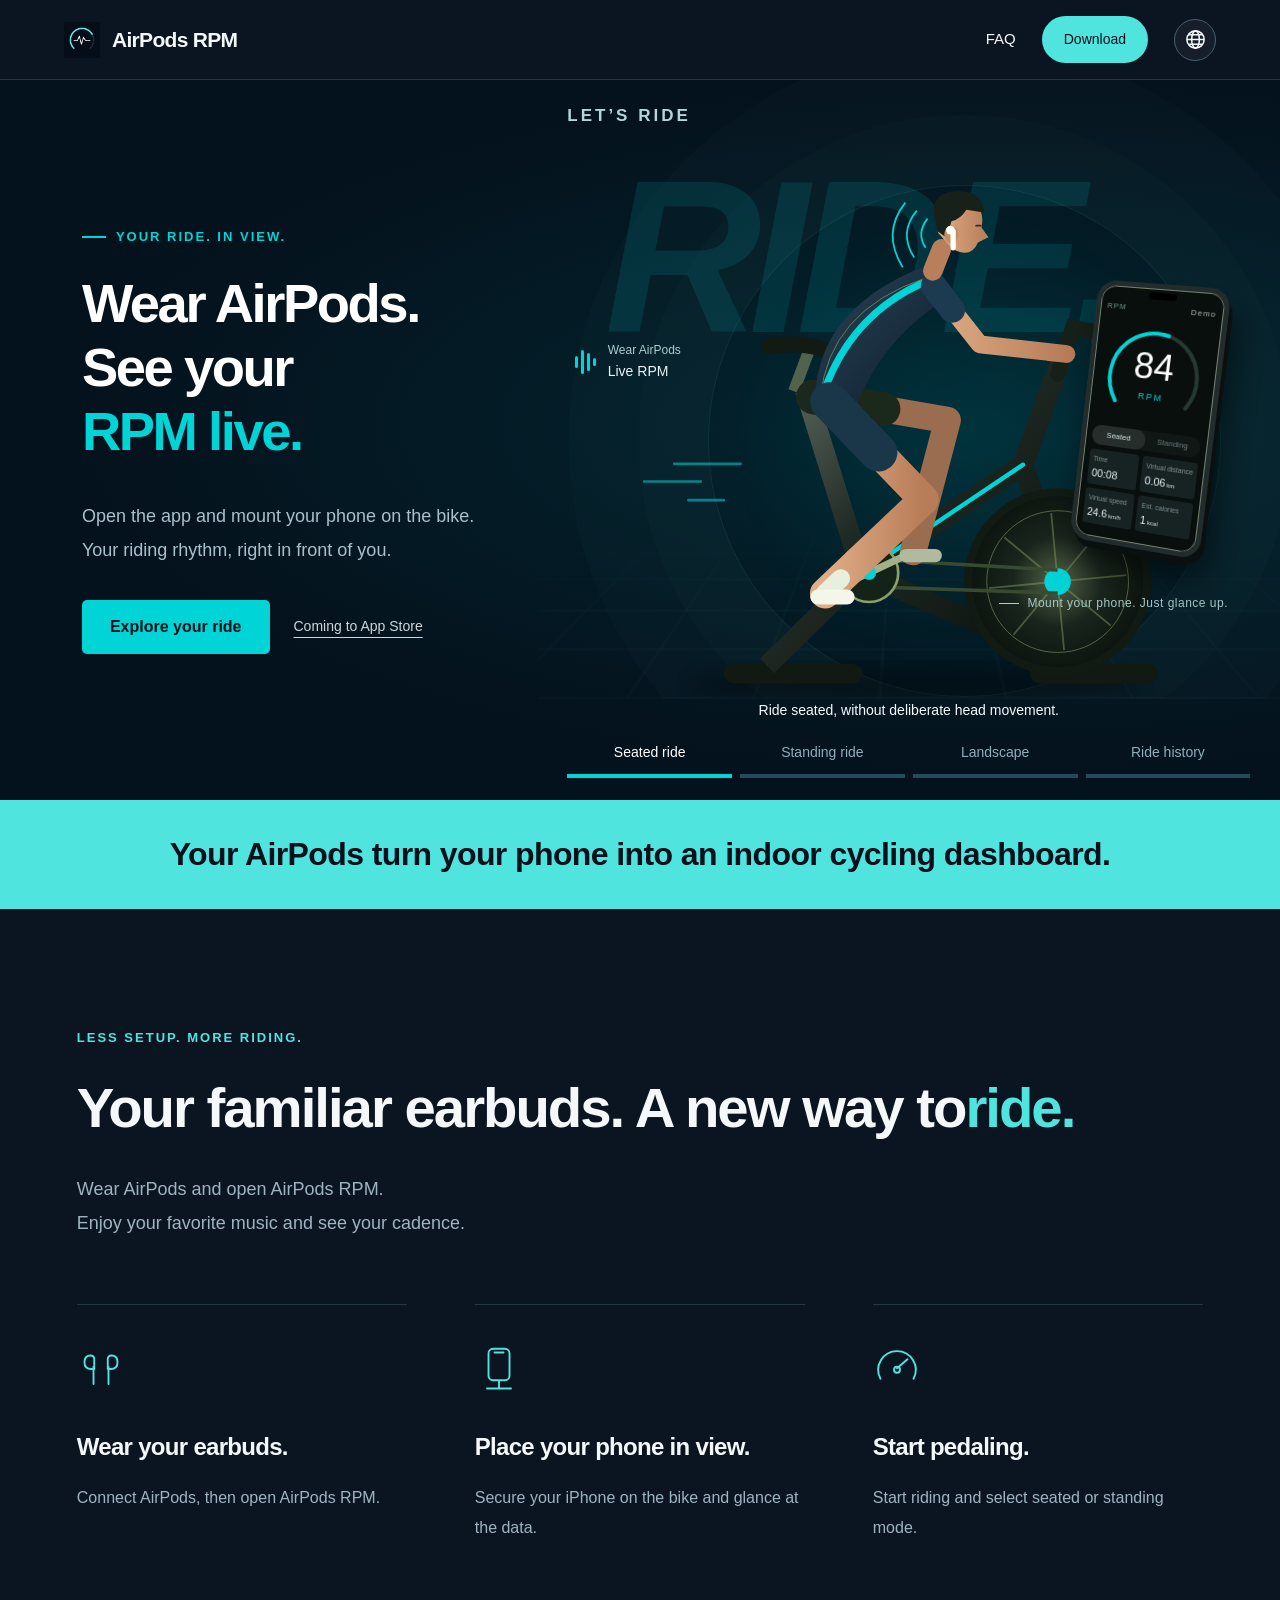
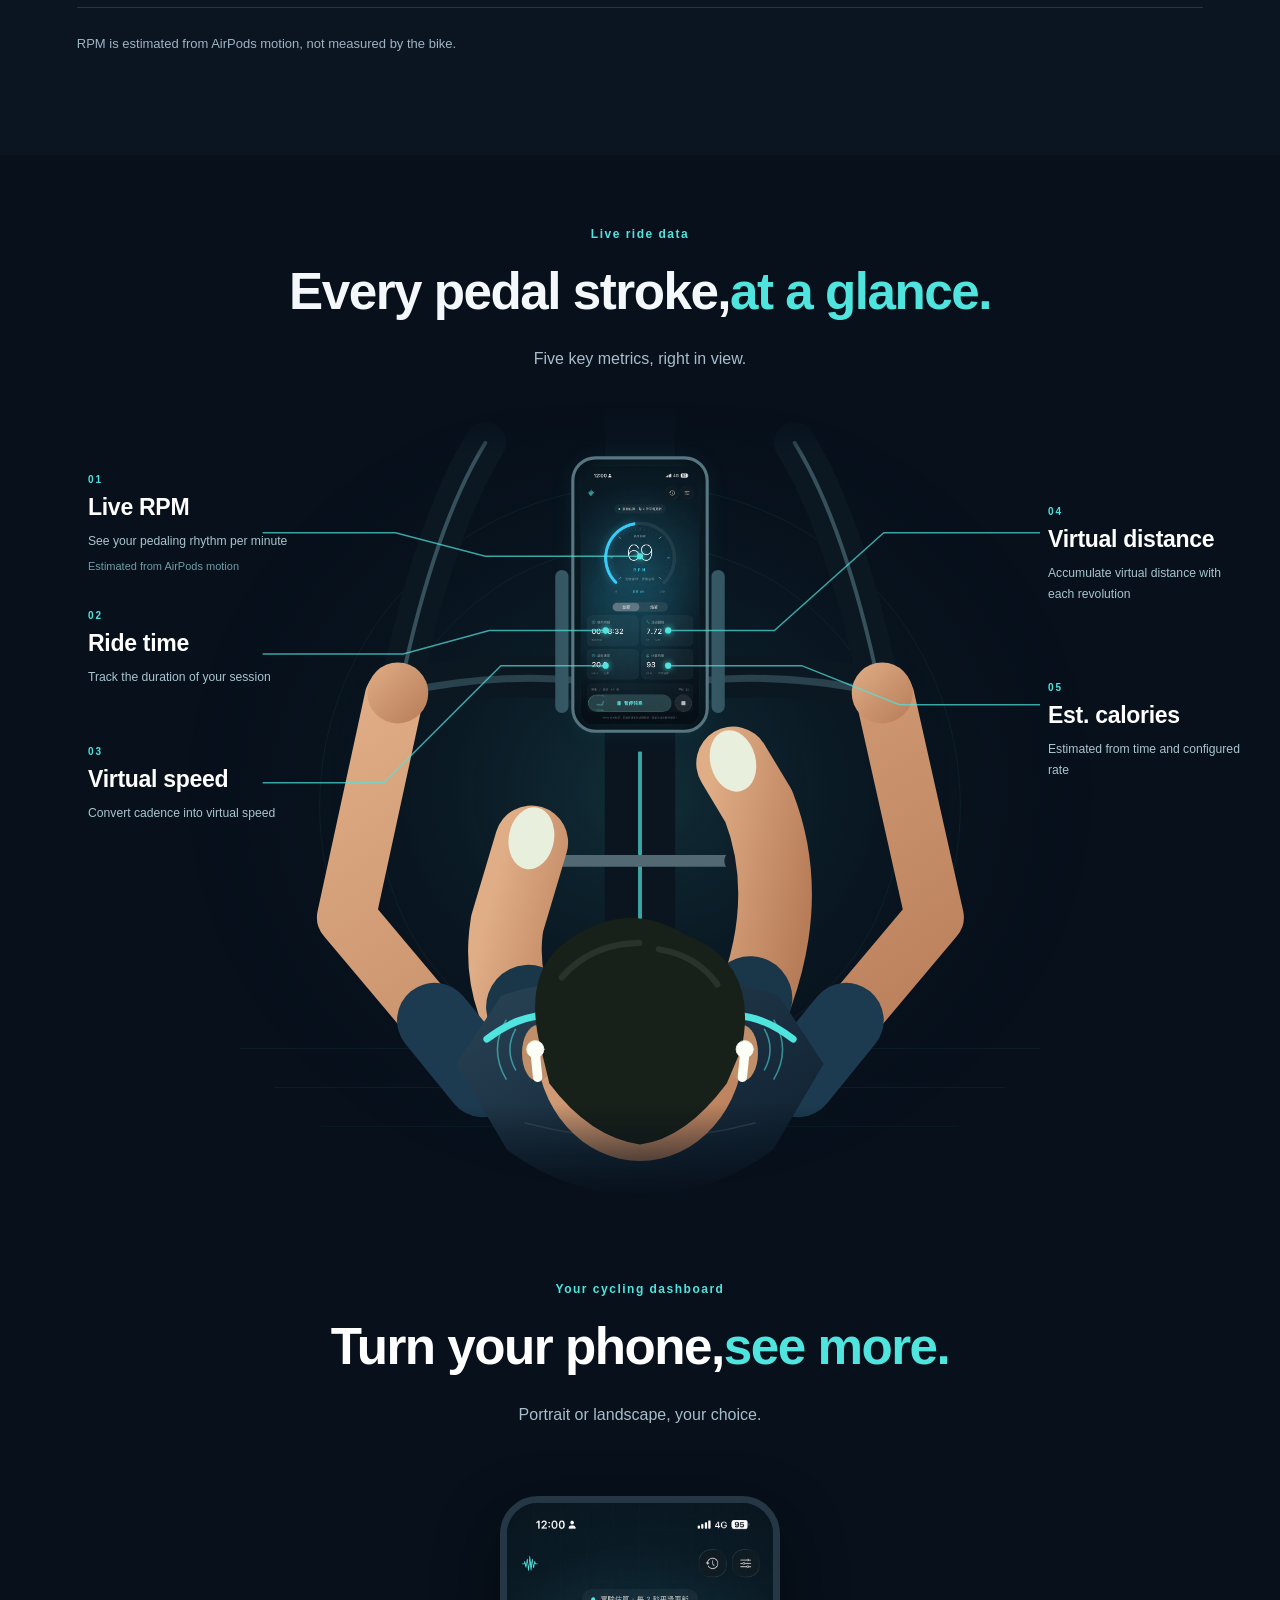
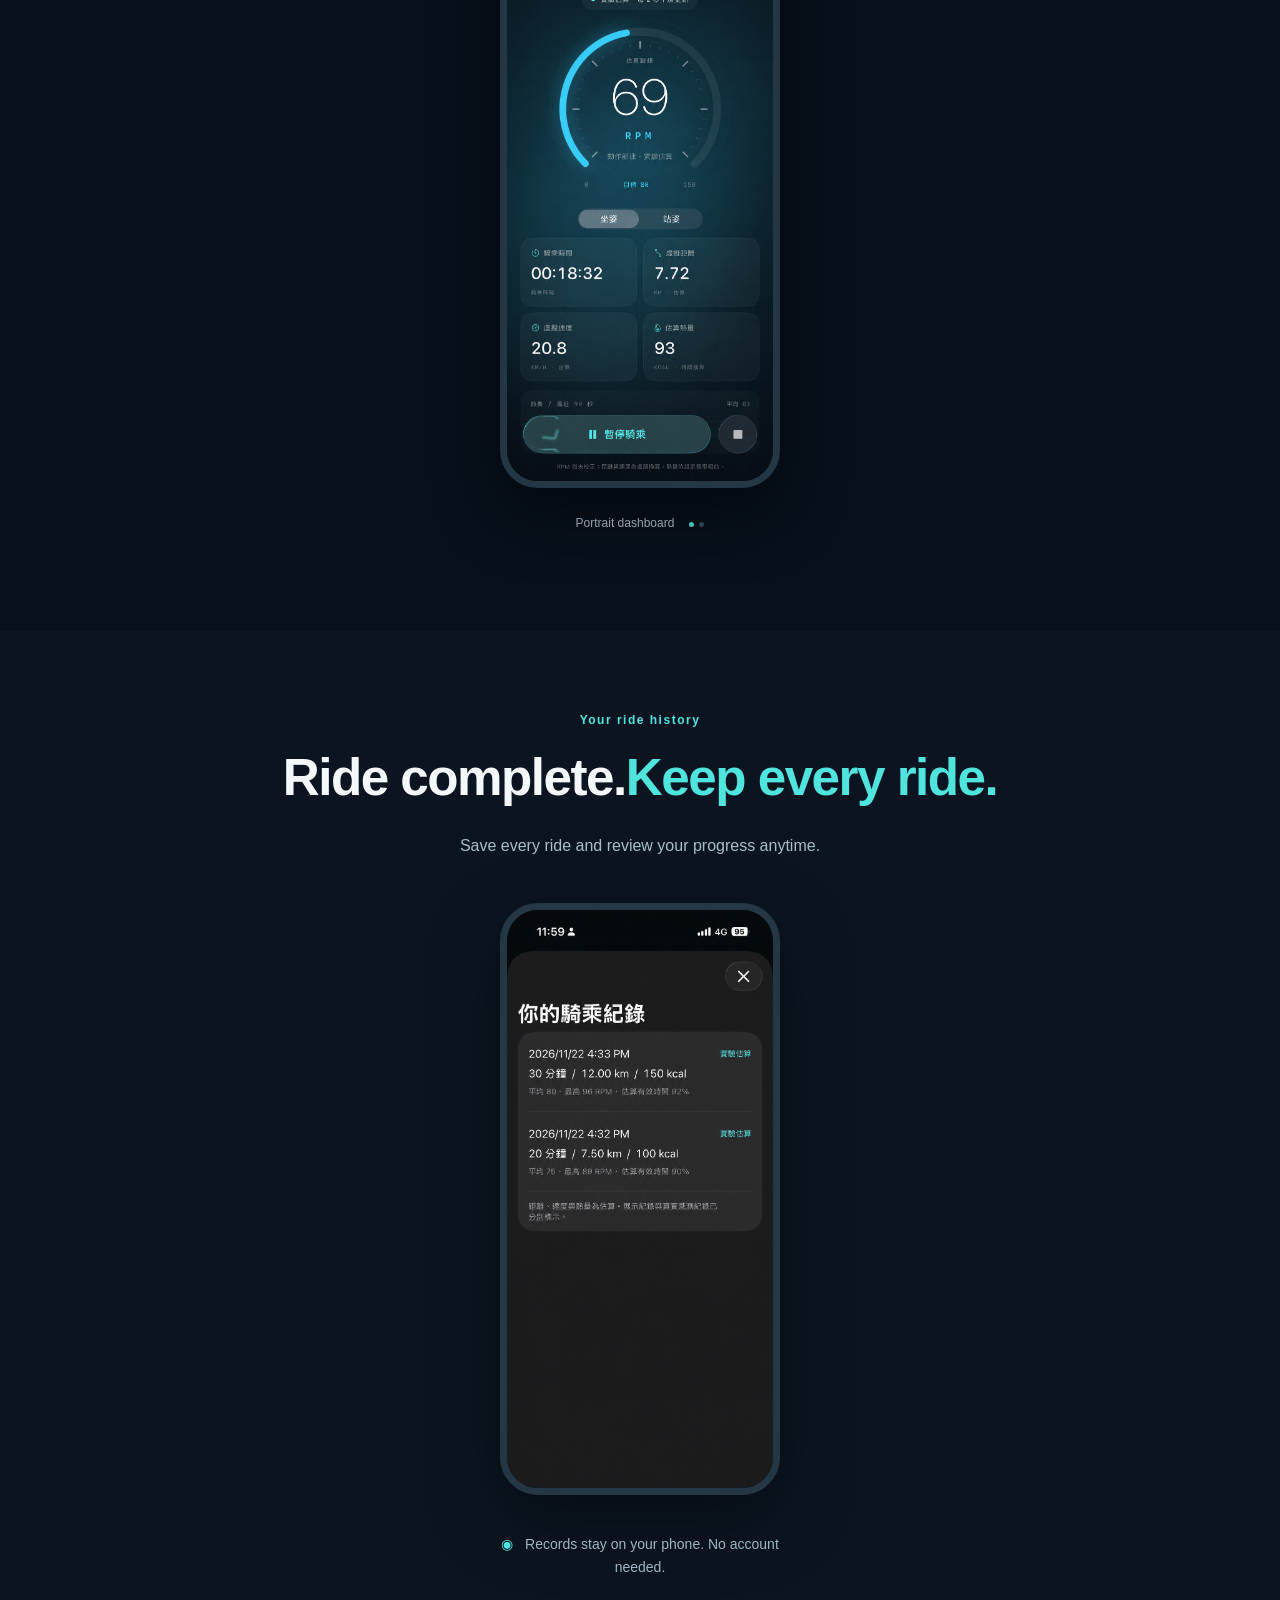
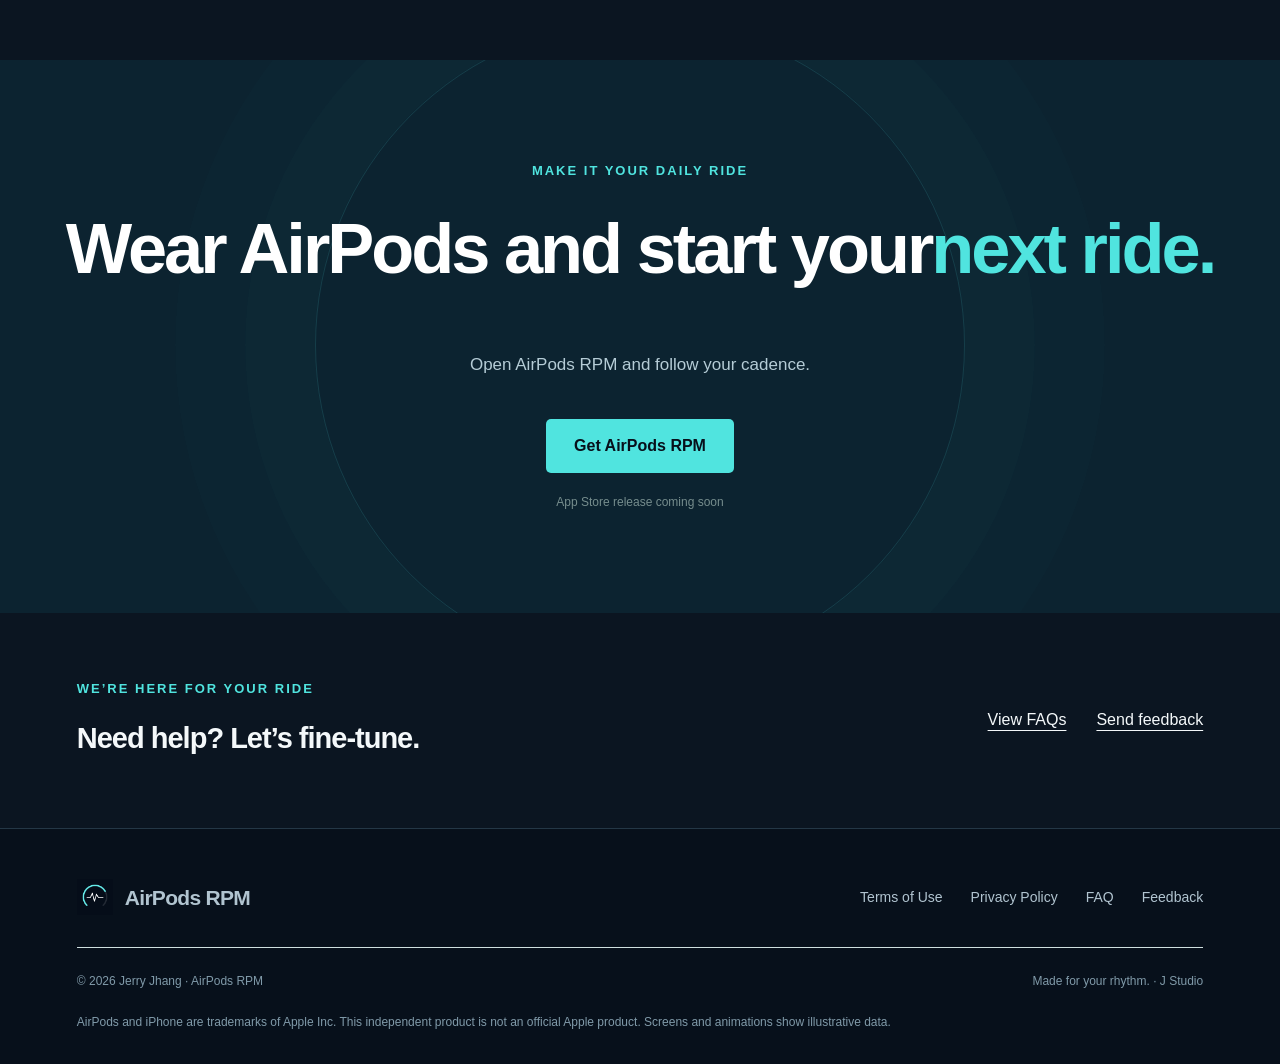
<file: index.html>
<!doctype html>
<html lang="zh-Hant">
<head><meta charset="utf-8"><meta name="viewport" content="width=device-width,initial-scale=1"><title>AirPods RPM — 戴上 AirPods，即時看見 RPM</title><meta name="description" content="戴上 AirPods，打開 AirPods RPM，讓 iPhone 成為你的飛輪儀表板。即時查看估算 RPM、切換坐姿與站姿，並保存每一趟騎乘紀錄。"><meta name="theme-color" content="#07101b"><link rel="icon" href="assets/app-icon.png" type="image/png"><link rel="stylesheet" href="styles.css?v=13"><script defer src="config.js?v=8"></script><link rel="stylesheet" href="i18n.css?v=2"><script defer src="translations.js?v=1"></script><script defer src="legal-translations.js?v=1"></script><script defer src="i18n.js?v=2"></script><script defer src="script.js?v=9"></script></head>
<body class="home">
<a class="skip-link" href="#main">跳至主要內容</a>
<header class="site-header"><a class="brand" href="index.html" aria-label="AirPods RPM 首頁"><img src="assets/app-icon.png" width="36" height="36" alt=""><span>AirPods <b>RPM</b></span></a><nav aria-label="主導覽"><a href="faq.html">常見問題</a><button class="small-button" data-download>立即下載</button></nav></header>
<main id="main">
<section class="hero" id="experience">
<div class="hero-copy"><p class="eyebrow"><span class="tiny-line"></span> YOUR RIDE. IN VIEW.</p><h1><span class="hero-firstline">戴上 AirPods。</span><br>即時看見<br><em>你的 RPM。</em></h1><p class="hero-lead">打開 App，把手機放上飛輪車。<br>踩踏的節奏，就在眼前。</p><div class="hero-actions"><a class="button volt" href="#ride-story">體驗你的騎乘</a><button class="text-button" data-download>App Store 準備中</button></div></div>
<div class="hero-visual">
<div class="scene-top"><span class="scene-kicker">LET’S RIDE</span></div>
<div class="ride-scene" id="ride-scene" data-mode="seated">
<div class="scene-word" aria-hidden="true">RIDE.</div><div class="scene-halo" aria-hidden="true"></div><div class="floor-grid" aria-hidden="true"></div>
<svg class="rider-art" viewBox="0 0 900 720" role="img" aria-label="戴著 AirPods 的騎乘者在室內腳踏車上踩踏，手機架在把手前方">
<defs><linearGradient id="metal" x1="0" y1="0" x2="1" y2="1"><stop stop-color="#647268"/><stop offset=".42" stop-color="#202a24"/><stop offset="1" stop-color="#070e0a"/></linearGradient><linearGradient id="kit" x1="0" x2="1" y2="1"><stop stop-color="#294456"/><stop offset="1" stop-color="#0c1b2b"/></linearGradient><radialGradient id="wheel"><stop stop-color="#546346"/><stop offset=".5" stop-color="#19251c"/><stop offset="1" stop-color="#0b140e"/></radialGradient><linearGradient id="skin"><stop stop-color="#dfad86"/><stop offset="1" stop-color="#b77c58"/></linearGradient><filter id="shadow"><feGaussianBlur stdDeviation="10"/></filter></defs>
<ellipse cx="483" cy="661" rx="255" ry="22" fill="#000" opacity=".27" filter="url(#shadow)"/>
<g class="bike"><path d="M277 649h135m211 0h122" stroke="#101912" stroke-width="22" stroke-linecap="round"/><path d="m315 640 107-105 230 100m-230-100-64-206m64 206 182-122 45 130m-45-130 42-117" fill="none" stroke="url(#metal)" stroke-width="23" stroke-linejoin="round"/><path d="m422 535 182-122" stroke="#00d4d6" stroke-width="5" stroke-linecap="round"/><path d="m345 330 21-56" stroke="#52634d" stroke-width="13"/><path d="M317 279c25-4 50-2 70 7" stroke="#111b13" stroke-width="18" stroke-linecap="round"/><path d="m643 311 17-53 52 9" fill="none" stroke="#152018" stroke-width="17" stroke-linecap="round"/><path d="m685 273 45-27 11 24" fill="none" stroke="#28392b" stroke-width="8" stroke-linecap="round"/>
<circle cx="643" cy="545" r="101" fill="url(#wheel)" stroke="#111b14" stroke-width="9"/><circle cx="643" cy="545" r="80" fill="none" stroke="#5e714c" stroke-width="1"/><g id="wheel-spokes" stroke="#8ba46a" stroke-width="2" opacity=".45"><path d="M643 467v156m-78-78h156m-133-55 110 110m-110 0 110-110"/></g><circle cx="643" cy="545" r="15" fill="#00d4d6"/><path d="M438 520 643 532m-205 19 205 7" stroke="#384b32" stroke-width="4"/>
<circle cx="430" cy="535" r="33" fill="#142318" stroke="#8ba06a" stroke-width="3"/><g id="crank"><path d="M375 535h110" stroke="#a2b187" stroke-width="8" stroke-linecap="round"/><circle cx="430" cy="535" r="8" fill="#00d4d6"/></g></g>
<g id="far-leg"><path id="far-leg-path" d="M375 340 370 450 375 535" fill="none" stroke="#9a6c50" stroke-width="30" stroke-linecap="round" stroke-linejoin="round"/><path id="far-shorts" d="M375 340 372 395" fill="none" stroke="#1b291d" stroke-width="39" stroke-linecap="round"/><path id="far-shoe" d="M362 538h38" stroke="#afba9e" stroke-width="15" stroke-linecap="round"/></g>
<path id="torso" d="M375 345Q380 225 492 190L522 224Q454 260 417 350Z" fill="url(#kit)"/><path id="kit-stripe" d="M386 324Q412 246 488 211" fill="none" stroke="#00d4d6" stroke-width="8" stroke-linecap="round"/><path id="back-seam" d="M385 339Q395 244 493 202" fill="none" stroke="#73845e" stroke-width="1"/>
<path id="arm" d="M502 214 557 279 653 288" fill="none" stroke="url(#skin)" stroke-width="20" stroke-linecap="round" stroke-linejoin="round"/><path id="sleeve" d="M502 214 526 247" stroke="#1d3b50" stroke-width="29" stroke-linecap="round"/>
<g id="head" transform="translate(532 143)"><path d="m-20 27-10 25" stroke="#b7805b" stroke-width="22" stroke-linecap="round"/><path d="M-23-17Q-8-40 16-25Q29-16 25 3l8 11-12 6Q13 39-8 27L-24 9Z" fill="url(#skin)"/><path d="M-26 0q-11-35 20-38 32-2 34 24L8-17Q1-6-9-4l-5 19-11-8Z" fill="#172019"/><path d="m19 1 5 0" stroke="#392c22" stroke-width="2" stroke-linecap="round"/><ellipse cx="-9" cy="11" rx="8" ry="10" fill="#c18e6a"/><path d="m-10 7 3 1 0 18" fill="none" stroke="#fcfff5" stroke-width="6" stroke-linecap="round"/><circle cx="-10" cy="6" r="5" fill="#fcfff5"/>
<g class="ear-waves" fill="none" stroke="#00d4d6" stroke-width="2"><path d="M-36-7q-13 17-2 33"/><path d="M-48-16q-21 25-3 53"/><path d="M-61-25q-27 34-3 73"/></g></g>
<g id="near-leg"><path id="near-leg-path" d="M390 345 510 432 485 535" fill="none" stroke="url(#skin)" stroke-width="34" stroke-linecap="round" stroke-linejoin="round"/><path id="near-shorts" d="M390 345 454 390" fill="none" stroke="#193749" stroke-width="43" stroke-linecap="round"/><path id="near-sock" d="M485 512 485 537" fill="none" stroke="#e9efdd" stroke-width="21" stroke-linecap="round"/><path id="near-shoe" d="M475 539h42" stroke="#f4f6e9" stroke-width="17" stroke-linecap="round"/></g>
<g class="motion-lines" fill="none" stroke="#00d4d6" stroke-width="3" stroke-linecap="round" opacity=".55"><path d="M210 412h75m-109 20h64m-14 21h40"/></g>
</svg>
<div class="scene-label audio-label"><span class="equalizer" aria-hidden="true"><i></i><i></i><i></i><i></i></span><span>戴上 AirPods<br><b>即時查看 RPM</b></span></div>
<div class="mounted-phone" id="hero-phone"><div class="phone-camera"></div><div class="phone-app"><div class="phone-top"><span>RPM</span><span class="demo-mark">示意</span></div><div class="mini-gauge"><svg viewBox="0 0 200 160" aria-hidden="true"><path class="gauge-track" d="M35 135a80 80 0 1 1 130 0"/><path id="hero-gauge-fill" d="M35 135a80 80 0 1 1 130 0" pathLength="100"/></svg><div class="mini-value"><b data-demo-rpm>82</b><small>RPM</small></div></div><div class="phone-position"><span class="selected" data-seat-label>坐姿</span><span data-stand-label>站姿</span></div><div class="mini-metrics"><span>時間<b data-demo-time>00:08</b></span><span>虛擬距離<b>0.06<small> km</small></b></span><span>虛擬速度<b>24.6<small> km/h</small></b></span><span>估算熱量<b>1<small> kcal</small></b></span></div><div class="mini-control">Ⅱ　騎乘中</div></div><div class="phone-history"><small>RIDE COMPLETE</small><b>你的每趟騎乘紀錄</b><div><span>騎乘時間</span><strong>30:00</strong></div><div><span>虛擬距離</span><strong>12.0 km</strong></div><span class="history-check">✓ 已保存騎乘摘要</span></div></div>
<div class="mount-caption"><span></span>手機架好，抬眼就看到。</div>
</div>
<div class="scene-controls"><p id="scene-description" aria-live="polite">正常坐姿，不用刻意擺頭。</p><div class="mode-tabs" role="group" aria-label="切換騎乘情境"><button data-mode="seated" aria-pressed="true">坐姿騎乘</button><button data-mode="standing" aria-pressed="false">站姿騎乘</button><button data-mode="landscape" aria-pressed="false">手機橫放</button><button data-mode="history" aria-pressed="false">騎乘紀錄</button></div><div class="scene-progress" aria-hidden="true"><span></span></div></div>
</div>
</section>
<div class="statement-strip"><p>你的 AirPods，讓手機變成飛輪儀表板。</p></div>
<section class="story-section section-shell" id="ride-story"><div class="section-intro"><p class="eyebrow dark">LESS SETUP. MORE RIDING.</p><h2>熟悉的耳機，多一種<em>騎乘方式。</em></h2><p>戴上 AirPods，開啟 AirPods RPM。<br>一邊聽喜歡的音樂，一邊看見踩踏節奏。</p></div><div class="setup-flow"><article><span class="setup-icon"><svg viewBox="0 0 64 64" aria-hidden="true"><path d="M18 14q-8 0-8 9t9 9h4V19q0-5-5-5Zm28 0q8 0 8 9t-9 9h-4V19q0-5 5-5ZM22 29v23m20-23v23"/></svg></span><h3>耳機，照平常戴。</h3><p>連接 AirPods，再開啟 AirPods RPM。</p></article><article><span class="setup-icon"><svg viewBox="0 0 64 64" aria-hidden="true"><rect x="18" y="5" width="28" height="42" rx="6"/><path d="M26 10h12M32 48v10M16 58h32"/></svg></span><h3>手機，放到視線前。</h3><p>把 iPhone 固定在車前，抬眼就能查看數據。</p></article><article><span class="setup-icon"><svg viewBox="0 0 64 64" aria-hidden="true"><path d="M10 45a25 25 0 1 1 44 0M32 31l14-12"/><circle cx="32" cy="33" r="4"/></svg></span><h3>就這樣，開始踩。</h3><p>開始騎乘，依踩踏方式切換坐姿或站姿。</p></article></div><p class="honest-note">RPM 依 AirPods 動作估算，非車上感測器的直接讀值。</p></section>
<section class="live-data-section" id="live-data" aria-labelledby="live-data-title">
<div class="live-data-heading section-shell"><p class="eyebrow">即時騎乘數據</p><h2 id="live-data-title"><span class="title-phrase">踩踏的每一刻，</span><em>一眼掌握。</em></h2><p>五項騎乘數據，抬眼就能看見。</p></div>
<div class="overhead-scene">
<img class="overhead-photo" src="assets/overhead-ride.svg" alt="從騎乘者上方俯視：戴著 AirPods，雙手握住把手，雙腳踩踏，iPhone 固定在中間的支架上" loading="lazy" width="1536" height="1024">
<div class="overhead-screen"><img src="assets/dashboard-portrait-sample.png" alt="AirPods RPM 儀表板，顯示踏頻、騎乘時間、虛擬距離、虛擬速度與估算熱量" loading="lazy"></div>
<svg class="data-leaders" viewBox="0 0 1536 1024" aria-hidden="true"><g fill="none"><path d="M768 200H570L455 170H285"/><path d="M724 295H575L465 325H285"/><path d="M724 340H590L440 490H285"/><path d="M804 295H940L1080 170H1280"/><path d="M804 340H975L1100 390H1280"/></g><g class="leader-dot"><circle cx="768" cy="200" r="4"/><circle cx="724" cy="295" r="4"/><circle cx="724" cy="340" r="4"/><circle cx="804" cy="295" r="4"/><circle cx="804" cy="340" r="4"/></g></svg>
<div class="mobile-dashboard-focus" aria-label="手機版俯視騎乘示意，手機固定在握把支架上，騎乘者戴著耳機踩踏"><img class="mobile-scene-art" src="assets/overhead-mobile.svg?v=2" alt="戴著 AirPods 的騎乘者握住把手，放大的手機固定在中央支架" loading="lazy" width="600" height="1100"><div class="mobile-mounted-screen"><img src="assets/dashboard-portrait-sample.png" alt="AirPods RPM 即時儀表板示意" loading="lazy"></div><svg class="mobile-data-leaders" viewBox="0 0 600 1100" aria-hidden="true"><g fill="none"><path d="M300 288H160L130 264H16"/><path d="M230 475H165L130 440H16"/><path d="M230 561H175L130 610H16"/><path d="M365 475H445L475 440H584"/><path d="M365 561H430L475 610H584"/></g><g class="leader-dot"><circle cx="300" cy="288" r="3"/><circle cx="230" cy="475" r="3"/><circle cx="230" cy="561" r="3"/><circle cx="365" cy="475" r="3"/><circle cx="365" cy="561" r="3"/></g></svg><div class="mobile-metric-labels"><span class="focus-rpm">估算踏頻<b>69 <small>RPM</small></b></span><span class="focus-time">騎乘時間<b>18:32</b></span><span class="focus-distance">虛擬距離<b>7.72 <small>km</small></b></span><span class="focus-speed">虛擬速度<b>20.8 <small>km/h</small></b></span><span class="focus-calories">估算熱量<b>93 <small>kcal</small></b></span></div></div><div class="data-callouts"><article class="data-callout callout-rpm"><span>01</span><h3>即時 RPM</h3><p>看見每分鐘的踩踏節奏</p><small>依 AirPods 動作估算</small></article><article class="data-callout callout-time"><span>02</span><h3>騎乘時間</h3><p>累計這一趟的運動時間</p></article><article class="data-callout callout-speed"><span>03</span><h3>虛擬速度</h3><p>把踩踏節奏換成速度感</p></article><article class="data-callout callout-distance"><span>04</span><h3>虛擬距離</h3><p>每一轉，累積這一趟的里程</p></article><article class="data-callout callout-calories"><span>05</span><h3>估算熱量</h3><p>依騎乘時間與設定費率換算</p></article></div>
</div></section>
<section class="wide-section" id="dashboard"><div class="section-shell wide-inner"><div class="wide-copy"><p class="eyebrow">你的騎乘儀表板</p><h2><span class="title-phrase">轉個方向，</span><em>視野就打開。</em></h2><p>直式、橫式，跟著你的擺放方式。</p></div><div class="native-showcase" id="orientation-demo" data-orientation="portrait"><div class="native-device"><img class="native-portrait" src="assets/dashboard-portrait-sample.png" alt="AirPods RPM 直式儀表板，數值已調整為示範資料" loading="lazy"><img class="native-landscape" src="assets/dashboard-landscape-sample.png" alt="AirPods RPM 橫式儀表板，數值已調整為示範資料" loading="lazy"></div><div class="orientation-indicator"><span data-orientation-label>直式儀表板</span><span class="orientation-dots" aria-hidden="true"><i></i><i></i></span></div></div></div></section>
<section class="records-section section-shell" id="your-rides"><div class="records-copy"><p class="eyebrow dark">你的騎乘紀錄</p><h2><span class="title-phrase">騎完了。</span><em>這一趟，留下來。</em></h2><p>保存每一趟騎乘，隨時回顧自己的表現。</p></div><div class="native-history-capture"><img src="assets/ride-history-sample.png" alt="AirPods RPM 真實騎乘紀錄介面，騎乘時間與數值已調整為示範資料" loading="lazy"><p class="local-label"><span aria-hidden="true">◉</span> 紀錄保存在你的手機，沒有帳號也能開始。</p></div></section>
<section class="closing-section"><div class="closing-rings" aria-hidden="true"></div><p class="eyebrow">MAKE IT YOUR DAILY RIDE</p><h2>戴上 AirPods，開始你的<em>下一趟。</em></h2><p>打開 AirPods RPM，讓踩踏節奏有跡可循。</p><button class="button volt" data-download>取得 AirPods RPM</button><span class="release-note">App Store 版本準備中</span></section>
<section class="support-band section-shell"><div><p class="eyebrow dark">WE’RE HERE FOR YOUR RIDE</p><h2>遇到狀況？一起調整。</h2></div><div class="support-links"><a href="faq.html">查看常見問題</a><a href="https://forms.gle/BbbcXge1BpcNwwj79" target="_blank" rel="noopener noreferrer">傳送意見回饋</a></div></section>
</main>
<footer class="site-footer"><div class="footer-main"><a class="brand" href="index.html"><img src="assets/app-icon.png" width="34" height="34" alt=""><span>AirPods <b>RPM</b></span></a><nav aria-label="頁尾導覽"><a href="terms.html">使用條款</a><a href="privacy.html">隱私政策</a><a href="faq.html">常見問題</a><a href="https://forms.gle/BbbcXge1BpcNwwj79" target="_blank" rel="noopener noreferrer">意見回饋</a></nav></div><div class="footer-bottom"><span>© 2026 Jerry Jhang · AirPods RPM</span><span>Made for your rhythm. · <a href="https://jstudio-app.github.io" target="_blank" rel="noopener noreferrer">J Studio</a></span></div><p class="footer-disclaimer">AirPods 與 iPhone 為 Apple Inc. 的商標。本產品為獨立開發，非 Apple 官方產品。畫面與動畫中的數據為示意。</p></footer>
<dialog id="release-dialog" aria-labelledby="release-title"><button class="dialog-close" aria-label="關閉">×</button><p class="eyebrow dark">ALMOST READY TO RIDE</p><h2 id="release-title">下一趟，準備中。</h2><p>AirPods RPM 正在準備 App Store 版本。正式下載連結開放後，這裡就能帶你前往下載。</p><a class="button ink" href="https://forms.gle/BbbcXge1BpcNwwj79" target="_blank" rel="noopener noreferrer">分享你的期待</a></dialog>
</body></html>
</file>
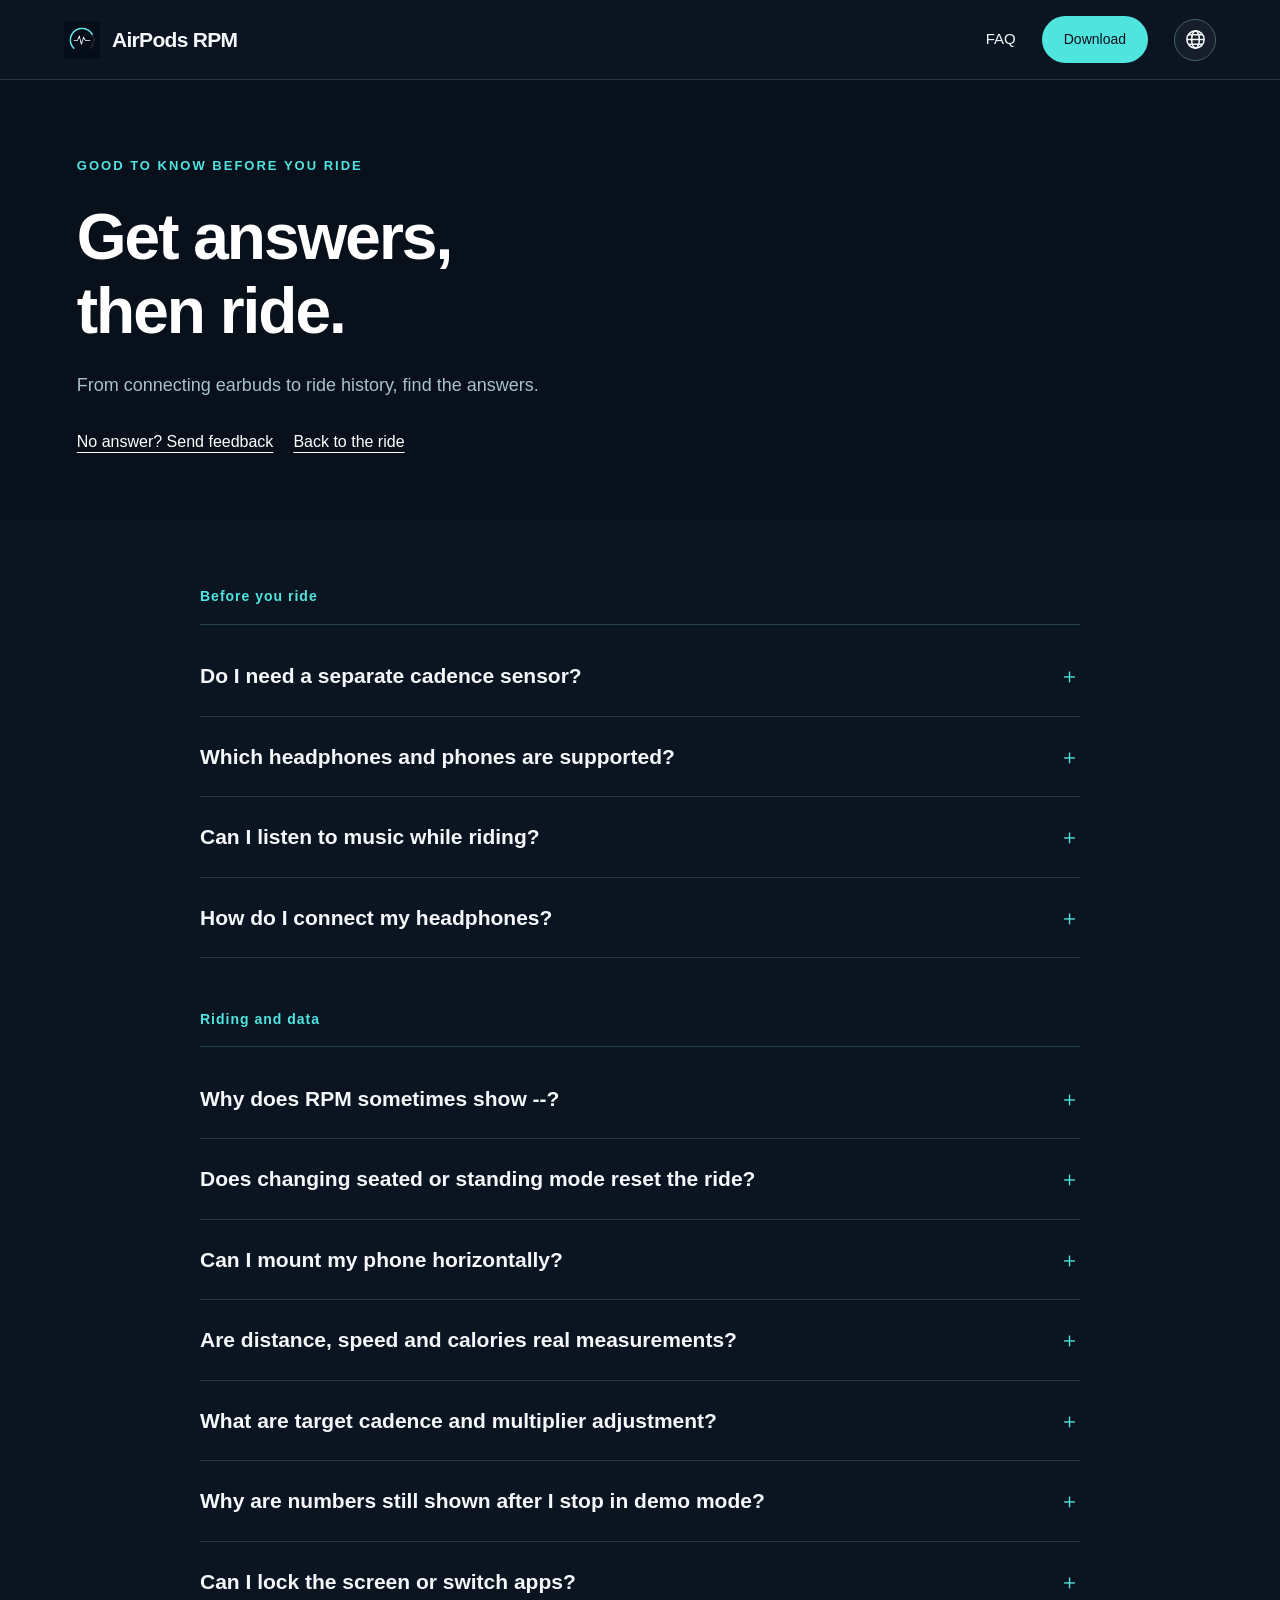
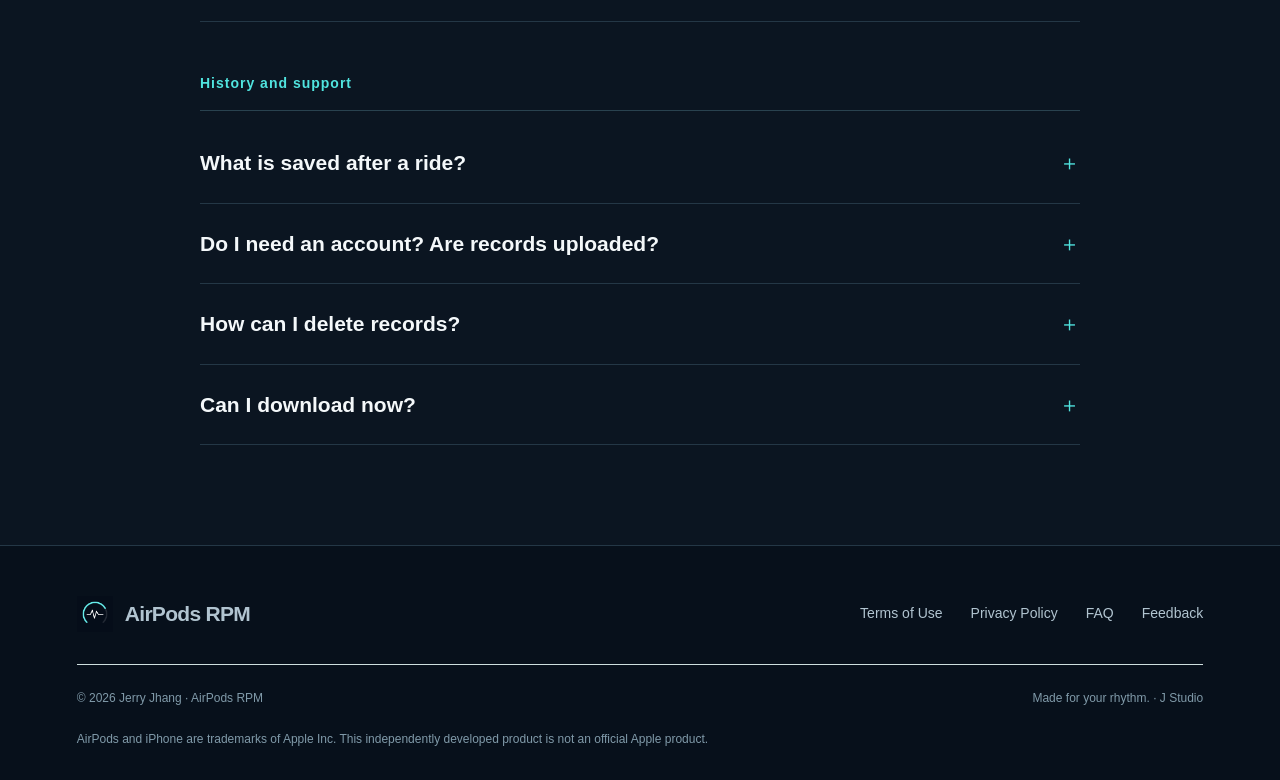
<file: faq.html>
<!doctype html><html lang="zh-Hant"><head><meta charset="utf-8"><meta name="viewport" content="width=device-width,initial-scale=1"><meta name="description" content="關於 AirPods 連接、節奏估算、直橫式畫面與騎乘紀錄，你想知道的事。"><meta name="theme-color" content="#07101b"><title>常見問題 — AirPods RPM</title><link rel="icon" href="assets/app-icon.png" type="image/png"><link rel="stylesheet" href="styles.css?v=13"><script defer src="config.js?v=8"></script><link rel="stylesheet" href="i18n.css?v=2"><script defer src="translations.js?v=1"></script><script defer src="legal-translations.js?v=1"></script><script defer src="i18n.js?v=2"></script><script defer src="script.js?v=9"></script></head><body><a class="skip-link" href="#main">跳至主要內容</a><header class="site-header"><a class="brand" href="index.html" aria-label="AirPods RPM 首頁"><img src="assets/app-icon.png" width="36" height="36" alt=""><span>AirPods <b>RPM</b></span></a><nav aria-label="主導覽"><a href="faq.html">常見問題</a><button class="small-button" data-download>立即下載</button></nav></header><main id="main"><section class="inner-hero"><div class="section-shell"><p class="eyebrow">GOOD TO KNOW BEFORE YOU RIDE</p><h1>先解開問題，<br>再踩進節奏。</h1><p>從耳機連線到騎乘紀錄，把你想問的說清楚。</p><div class="in-page-links"><a href="https://forms.gle/BbbcXge1BpcNwwj79" target="_blank" rel="noopener noreferrer">找不到答案？傳送回饋</a><a href="index.html#experience">回到騎乘體驗</a></div></div></section><div class="faq-content"><section class="faq-group"><h2>開始前</h2><details class="faq-item"><summary>我需要買一顆踏頻感測器嗎？</summary><p>不用另外加裝感測器就可以體驗目前的節奏估算。AirPods RPM 讀取的是相容耳機的頭部動作，不是飛輪內部轉速，所以不能取代專用感測器的量測精度。</p></details><details class="faq-item"><summary>支援哪些耳機與手機？</summary><p>支援可提供頭部動作資料的 AirPods，搭配 iPhone 使用。實際可用性由 App 依耳機、系統版本與連線狀態自動確認。iPhone 需使用 iOS 18.6 或以上版本。連接並戴好耳機後，App 會顯示動作資料是否可用。</p></details><details class="faq-item"><summary>可以邊聽音樂邊騎嗎？</summary><p>可以先用你平常的音樂 App 播放，再回到 AirPods RPM 查看儀表。AirPods RPM 本身不是音樂播放器，不提供串流歌曲；手機與耳機的音訊由系統和你選用的音樂 App 處理。</p></details><details class="faq-item"><summary>耳機怎麼連接？</summary><p>先在 iPhone「設定 → 藍牙」完成配對，戴好 AirPods，確認沒有切到 Mac。回到 App 按開始，依提示允許「動作與健身」。收到連續資料後才會開始計時；不需要刻意大幅擺頭。</p></details></section><section class="faq-group"><h2>騎乘與數據</h2><details class="faq-item"><summary>為什麼 RPM 有時顯示 --？</summary><p>頭部動作不一定每次都有足夠明顯的踩踏週期。初次需要幾秒建立節律；節奏偏弱時會短暫保留上次讀值並標示狀態，斷線、持續趨靜止或無可靠候選時則清空。-- 不一定表示踏板完全停止，也不會硬補一個數字。</p></details><details class="faq-item"><summary>坐姿、站姿切換會讓紀錄歸零嗎？</summary><p>不會。切換姿勢會使用不同偵測門檻，但保留目前的騎乘時間與分析資料。坐姿通常採較敏感的微幅動作基準，站姿採另一組基準；它們仍是待實測校正的估算。</p></details><details class="faq-item"><summary>手機可以橫放嗎？</summary><p>可以。儀表支援直式和橫式；橫式預設隱藏標題工具列，點儀表或右上角小選單可顯示。請在騎乘前先把手機安全固定。</p></details><details class="faq-item"><summary>距離、速度和卡路里是真的嗎？</summary><p>距離與速度是由估算 RPM 和每轉等效距離算出的虛擬數值。熱量是騎乘時間乘每分鐘費率的粗估，不是依阻力、功率或心率量測。例如 5 公尺／轉、80 RPM、30 分鐘約為 12 公里；5 kcal／分鐘、30 分鐘為 150 kcal。</p></details><details class="faq-item"><summary>目標踏頻、倍率修正是什麼？</summary><p>目標踏頻只改變目標區間和儀表顏色，不會補正 RPM。倍率通常保持原值；只有車上一直顯示 80、App 卻一直顯示 160 或 40 時，才分別考慮減半或加倍，不用來修正 75 與 80 的小誤差。</p></details><details class="faq-item"><summary>為什麼停下來，展示畫面還有數字？</summary><p>請確認已關閉展示模式。展示模式故意產生模擬數字，不會跟著你的真實動作停止。這個網站的動畫和儀表也是示意，不會連接你的耳機。</p></details><details class="faq-item"><summary>可以鎖屏或切到別的 App 嗎？</summary><p>依你的設定，切換 App 或鎖屏可能暫停騎乘；系統也可能暫停動作偵測，不保證持續背景記錄。騎乘中的 App 會保持螢幕亮著，因此請留意手機電量。</p></details></section><section class="faq-group"><h2>紀錄與支援</h2><details class="faq-item"><summary>騎乘結束後會保存什麼？</summary><p>按結束並保存後，手機會留下日期、有效時間、平均與最高估算 RPM、虛擬距離、估算熱量及估算有效時間比例。現行版本最多保留最近 100 筆摘要。</p></details><details class="faq-item"><summary>需要帳號嗎？紀錄會上傳嗎？</summary><p>目前不需要建立線上帳號。一般騎乘摘要在手機本機保存，不自動上傳至我們的伺服器，也不自動保存原始頭部動作 CSV。系統備份或你主動分享的副本另外由你選用的服務處理。</p></details><details class="faq-item"><summary>怎麼刪除紀錄？</summary><p>在 App 騎乘紀錄頁向左滑動一筆，再按刪除。可在目前工作階段復原上次刪除；退出 App 後不保證仍能復原。刪除摘要不會連同你先前匯出的檔案一起刪除。</p></details><details class="faq-item"><summary>現在可以下載嗎？</summary><p>目前正在準備 App Store 版本，尚未提供正式下載網址。網站不會把未上架版本標成已開放。你可以先體驗互動示意，或透過意見回饋告訴我們你的需求。</p></details></section></div></main><footer class="site-footer"><div class="footer-main"><a class="brand" href="index.html"><img src="assets/app-icon.png" width="34" height="34" alt=""><span>AirPods <b>RPM</b></span></a><nav aria-label="頁尾導覽"><a href="terms.html">使用條款</a><a href="privacy.html">隱私政策</a><a href="faq.html">常見問題</a><a href="https://forms.gle/BbbcXge1BpcNwwj79" target="_blank" rel="noopener noreferrer">意見回饋</a></nav></div><div class="footer-bottom"><span>© 2026 Jerry Jhang · AirPods RPM</span><span>Made for your rhythm. · <a href="https://jstudio-app.github.io" target="_blank" rel="noopener noreferrer">J Studio</a></span></div><p class="footer-disclaimer">AirPods 與 iPhone 為 Apple Inc. 的商標。本產品為獨立開發，非 Apple 官方產品。</p></footer><dialog id="release-dialog" aria-labelledby="release-title"><button class="dialog-close" aria-label="關閉">×</button><p class="eyebrow dark">AIRPODS RPM</p><h2 id="release-title">App Store 版本準備中</h2><p>正式下載連結開放後，這裡就能帶你前往 App Store。</p><a class="button ink" href="https://forms.gle/BbbcXge1BpcNwwj79" target="_blank" rel="noopener noreferrer">意見回饋</a></dialog></body></html>
</file>
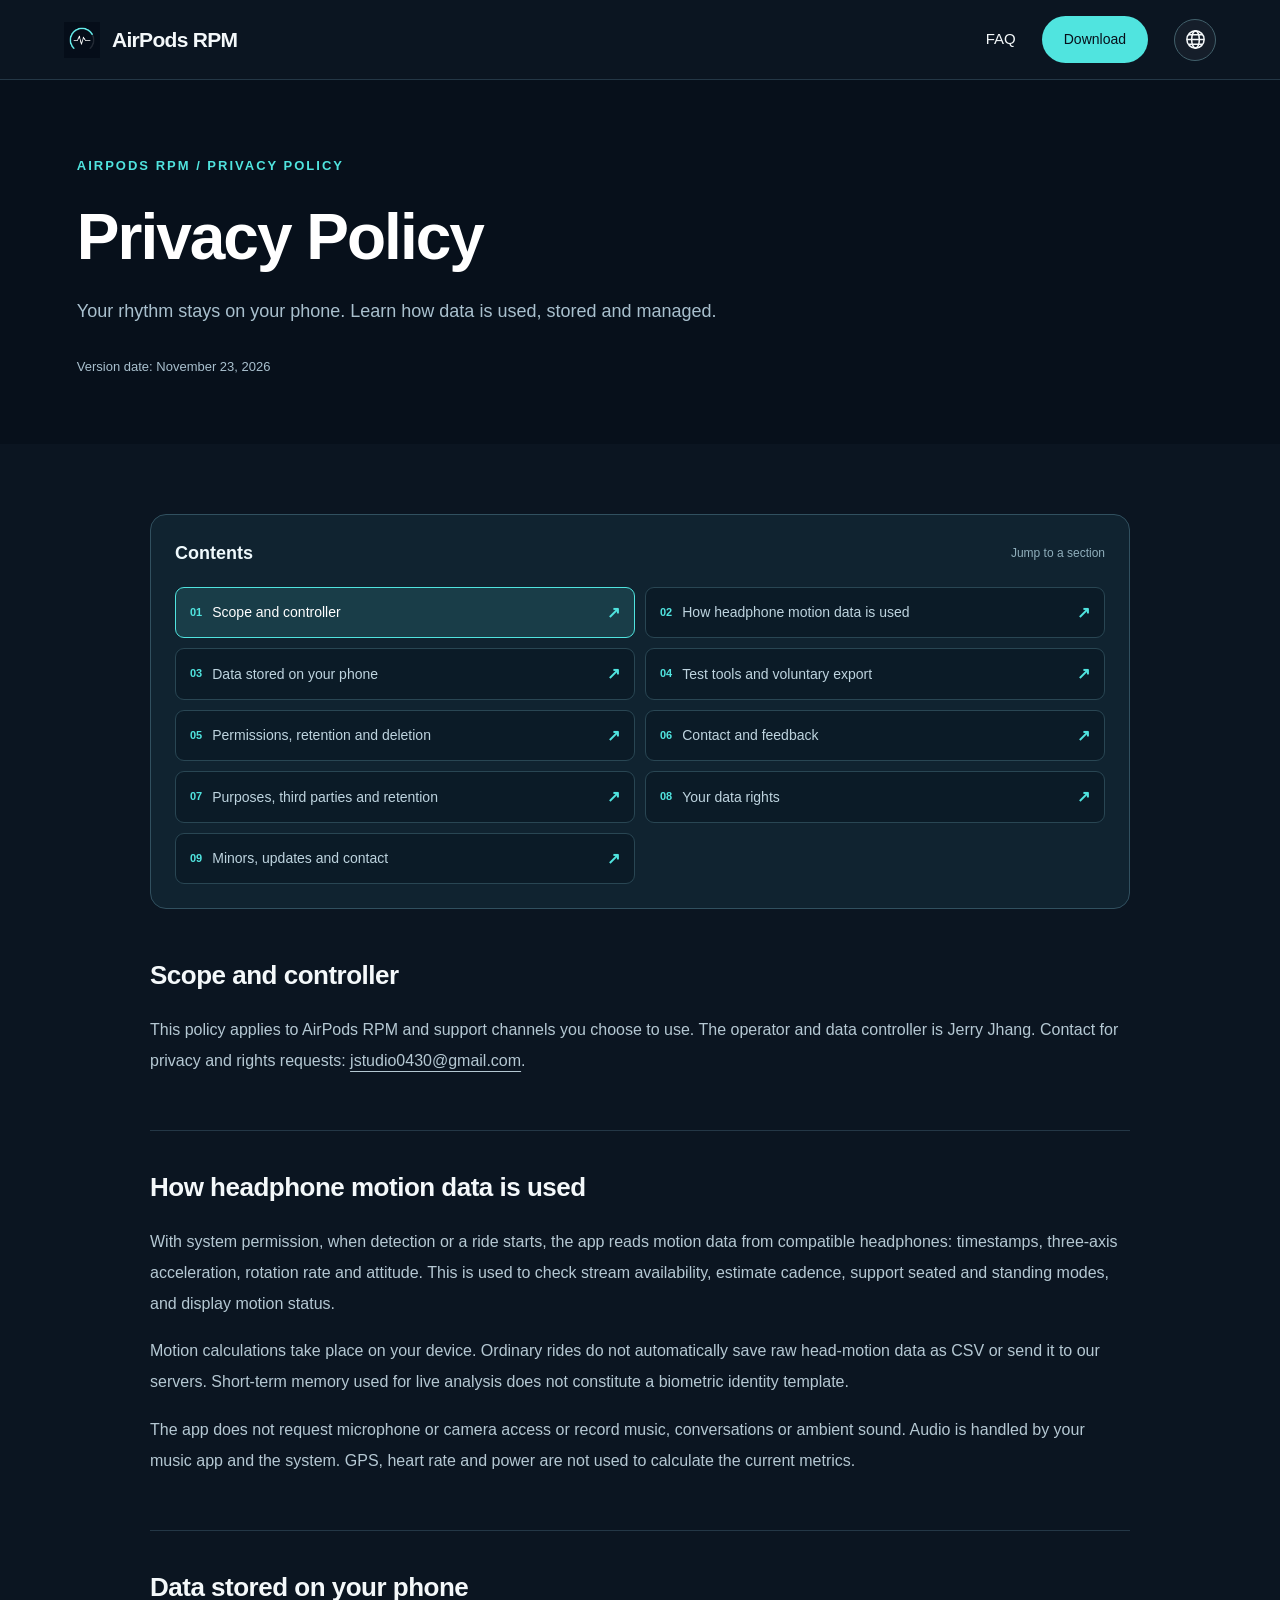
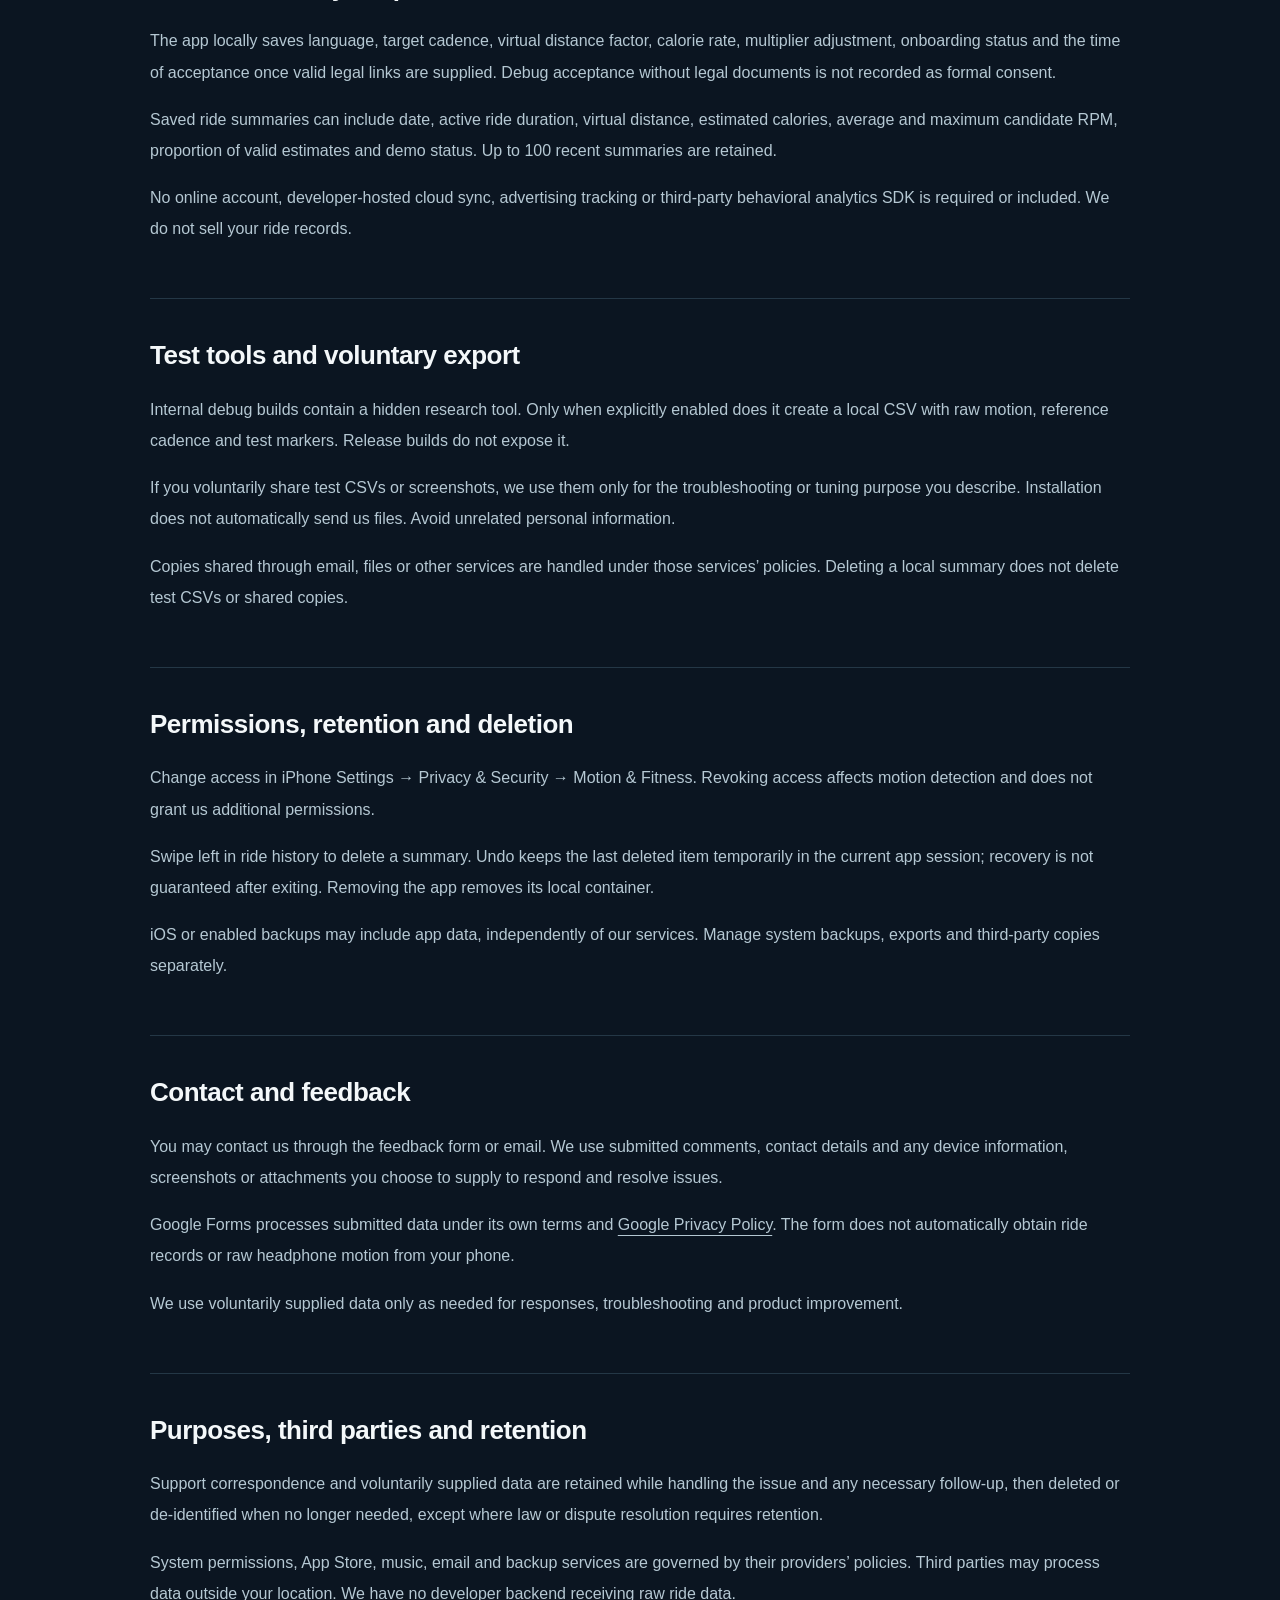
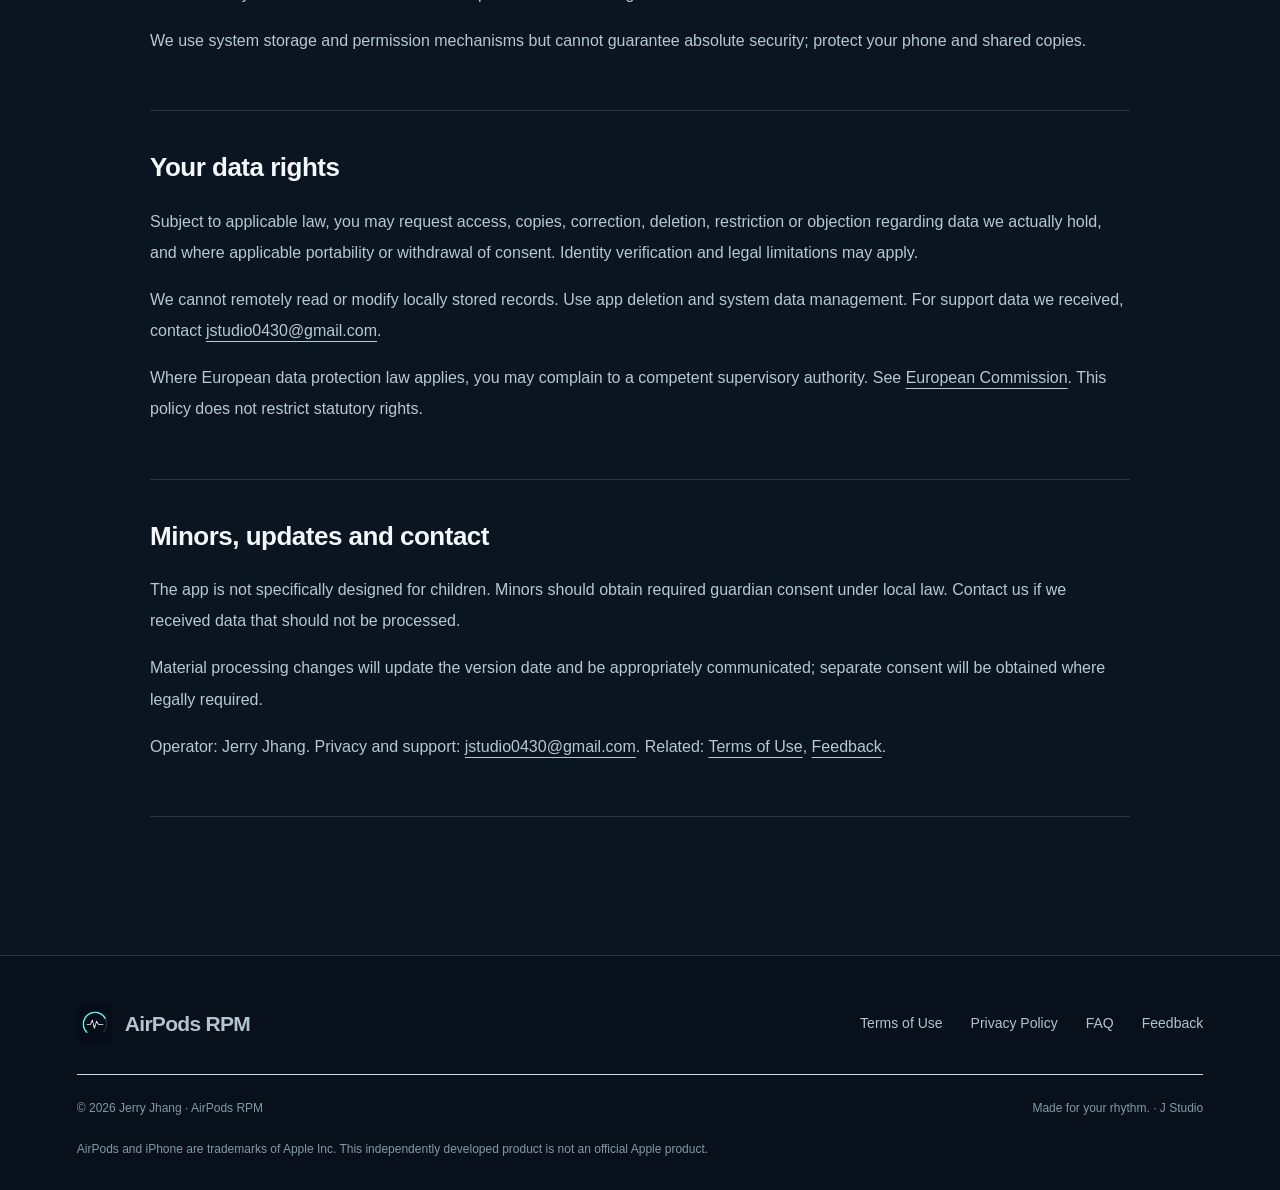
<file: privacy.html>
<!doctype html><html lang="zh-Hant"><head><meta charset="utf-8"><meta name="viewport" content="width=device-width,initial-scale=1"><meta name="description" content="你的節奏，留在你的手機。這裡清楚說明資料如何使用、保存，以及你可以如何選擇。"><meta name="theme-color" content="#07101b"><title>隱私政策 — AirPods RPM</title><link rel="icon" href="assets/app-icon.png" type="image/png"><link rel="stylesheet" href="styles.css?v=13"><script defer src="config.js?v=8"></script><link rel="stylesheet" href="i18n.css?v=2"><script defer src="translations.js?v=1"></script><script defer src="legal-translations.js?v=1"></script><script defer src="i18n.js?v=2"></script><script defer src="script.js?v=9"></script></head><body><a class="skip-link" href="#main">跳至主要內容</a><header class="site-header"><a class="brand" href="index.html" aria-label="AirPods RPM 首頁"><img src="assets/app-icon.png" width="36" height="36" alt=""><span>AirPods <b>RPM</b></span></a><nav aria-label="主導覽"><a href="faq.html">常見問題</a><button class="small-button" data-download>立即下載</button></nav></header><main id="main"><section class="inner-hero"><div class="section-shell"><p class="eyebrow">AIRPODS RPM / PRIVACY POLICY</p><h1>隱私政策</h1><p>你的節奏，留在你的手機。這裡清楚說明資料如何使用、保存，以及你可以如何選擇。</p><p class="doc-date">版本日期：2026 年 11 月 23 日</p></div></section><div class="document-shell"><aside class="policy-toc" aria-label="本頁目錄"><p>本頁目錄 <span>點選章節快速閱讀</span></p><nav><a href="#s1"><span>01</span>適用範圍與資料處理者<b aria-hidden="true">↗</b></a><a href="#s2"><span>02</span>耳機動作資料如何使用<b aria-hidden="true">↗</b></a><a href="#s3"><span>03</span>儲存在手機的資料<b aria-hidden="true">↗</b></a><a href="#s4"><span>04</span>測試工具與主動匯出<b aria-hidden="true">↗</b></a><a href="#s5"><span>05</span>權限、保存與刪除<b aria-hidden="true">↗</b></a><a href="#s6"><span>06</span>主動聯絡與意見回饋<b aria-hidden="true">↗</b></a><a href="#s7"><span>07</span>用途、第三方與保存期間<b aria-hidden="true">↗</b></a><a href="#s8"><span>08</span>你的資料權利<b aria-hidden="true">↗</b></a><a href="#s9"><span>09</span>未成年人、更新與聯絡<b aria-hidden="true">↗</b></a></nav></aside><div><section id="s1" class="document-section"><h2>適用範圍與資料處理者</h2><p>本政策適用於 AirPods RPM App，以及你主動使用的支援管道。資料處理者／營運者為 Jerry Jhang，隱私與權利申請聯絡信箱為 <a href="mailto:jstudio0430@gmail.com">jstudio0430@gmail.com</a>。</p></section><section id="s2" class="document-section"><h2>耳機動作資料如何使用</h2><p>取得系統授權後，App 會在你啟動偵測或騎乘時讀取相容耳機提供的動作資料，包括時間戳、三軸加速度、旋轉速率與姿態。這些資料用於判斷串流是否可用、估算節律、支援坐站模式及顯示動作狀態。</p><p>目前動作計算在裝置上進行；一般騎乘不自動將原始頭部動作存成 CSV，也不傳送到我們的伺服器。即時分析使用短期記憶體資料，不代表我們建立你的生物特徵身分範本。</p><p>App 不要求麥克風或相機權限，不錄製你的音樂、談話或環境聲音；耳機的音樂播放由你選用的音樂 App 和系統處理。App 也不使用 GPS、心率或功率資料來計算本版本的數值。</p></section><section id="s3" class="document-section"><h2>儲存在手機的資料</h2><p>本機會保存你選擇的語言、目標踏頻、虛擬距離係數、熱量費率、倍率修正、首次引導狀態，以及有效文件連結提供後的同意完成時間。未提供法律文件時，Debug 測試勾選不被記錄為正式法律同意。</p><p>你完成騎乘後可保存摘要，包含日期、有效騎乘時間、虛擬距離、估算熱量、平均與最高候選 RPM、估算有效時間比例，以及是否為展示模式。現行摘要最多保留最近 100 筆。</p><p>現行版本不要求建立我們的線上帳號，沒有由我們代管的雲端同步服務，也未加入廣告追蹤或第三方行為分析 SDK。我們不出售你的騎乘紀錄。</p></section><section id="s4" class="document-section"><h2>測試工具與主動匯出</h2><p>內部 Debug 版本保留隱藏的研究工具。只有使用者主動啟用研究記錄時，才會在手機建立包含原始動作、參考踏頻及測試標記的 CSV。Release 使用流程沒有該入口。</p><p>若你主動分享測試 CSV 或截圖給開發者，我們只在你說明的問題排查或調整用途範圍使用，不會因為你安裝 App 就自動收到這些檔案。請不要在標記、截圖或回饋中加入無關個人資料。</p><p>分享後的副本可能由你選擇的郵件、檔案或其他服務處理，依其政策辦理；本機摘要刪除不會自動刪除測試 CSV 或已分享的副本。</p></section><section id="s5" class="document-section"><h2>權限、保存與刪除</h2><p>你可在 iPhone「設定 → 隱私權與安全性 → 動作與健身」調整 App 權限。撤回會影響動作偵測，不會因此授予我們其他權限。</p><p>本機摘要可在歷程左滑刪除。刪除會寫回本機儲存；目前工作階段的「復原上次刪除」會暫時保留該次項目，退出 App 後不保證仍可復原。移除 App 會移除其本機容器資料。</p><p>iOS 或你自行啟用的裝置備份可能包含 App 資料，這與我們提供雲端帳號不同。系統備份、匯出檔及第三方副本須到各儲存位置另外管理。</p></section><section id="s6" class="document-section"><h2>主動聯絡與意見回饋</h2><p>你可透過意見回饋表單或 Email 主動聯絡我們。為回覆及處理問題，我們會使用你提交的意見、聯絡資料，以及你自行提供的裝置資訊、截圖或附件。</p><p>意見回饋表單由 Google Forms 提供。你在該服務填寫與提交的資料亦由 Google 依其服務條款與<a href="https://policies.google.com/privacy" target="_blank" rel="noopener noreferrer">隱私政策</a>處理；表單不會自動取得你手機內的騎乘紀錄或原始耳機動作資料。</p><p>我們僅在回覆、排查問題及改善產品所需範圍內使用你主動提供的內容。</p></section><section id="s7" class="document-section"><h2>用途、第三方與保存期間</h2><p>我們實際收到的支援信件與你主動提供的資料，用於回覆、排查問題及改善產品。在處理事項與必要追蹤期間保留，目的消失後刪除或去識別化；依法需保留或處理爭議所必要者除外。</p><p>系統權限、App Store、你選用的音樂、郵件與備份服務由各服務商另依其政策處理。第三方可能在你所在地以外處理資料；目前本 App 未設置接收你原始騎乘資料的開發者後台。</p><p>我們使用系統提供的儲存與權限機制，但不能保證任何裝置或傳輸方式絕對安全。請妥善保護手機及分享副本。</p></section><section id="s8" class="document-section"><h2>你的資料權利</h2><p>依適用法律，你可就我們實際持有的個人資料請求查詢、存取、複製、更正、刪除、限制處理或提出異議，並於適用時請求資料可攜或撤回同意。必要的身分核對與法定限制仍適用。</p><p>我們無法遠端讀取或修改僅存在你手機的紀錄；你可直接使用 App 的刪除與系統資料管理功能。若有我們實際收到的支援資料需要處理，請寄信至 <a href="mailto:jstudio0430@gmail.com">jstudio0430@gmail.com</a>。</p><p>如歐洲資料保護法適用，你亦可向有權限的監管機關提出申訴。權利介紹可參閱 <a href="https://commission.europa.eu/law/law-topic/data-protection/information-individuals_en" target="_blank" rel="noopener noreferrer">歐盟執委會資料保護說明</a>；本政策不限制依法享有的權利。</p></section><section id="s9" class="document-section"><h2>未成年人、更新與聯絡</h2><p>本 App 非專為兒童設計。未成年人應依所在地法律取得所需的法定代理人同意；若你認為我們收到不應處理的資料，請聯絡我們。</p><p>重大資料處理變更時會更新版本日期並提供適當通知，依法需要另行同意者會另外取得同意。</p><p>營運者：Jerry Jhang<br>隱私與支援 Email：<a href="mailto:jstudio0430@gmail.com">jstudio0430@gmail.com</a><br>相關頁面：<a href="terms.html">使用條款</a>、<a href="https://forms.gle/BbbcXge1BpcNwwj79" target="_blank" rel="noopener noreferrer">意見回饋</a></p></section></div></div></main><footer class="site-footer"><div class="footer-main"><a class="brand" href="index.html"><img src="assets/app-icon.png" width="34" height="34" alt=""><span>AirPods <b>RPM</b></span></a><nav aria-label="頁尾導覽"><a href="terms.html">使用條款</a><a href="privacy.html">隱私政策</a><a href="faq.html">常見問題</a><a href="https://forms.gle/BbbcXge1BpcNwwj79" target="_blank" rel="noopener noreferrer">意見回饋</a></nav></div><div class="footer-bottom"><span>© 2026 Jerry Jhang · AirPods RPM</span><span>Made for your rhythm. · <a href="https://jstudio-app.github.io" target="_blank" rel="noopener noreferrer">J Studio</a></span></div><p class="footer-disclaimer">AirPods 與 iPhone 為 Apple Inc. 的商標。本產品為獨立開發，非 Apple 官方產品。</p></footer><dialog id="release-dialog" aria-labelledby="release-title"><button class="dialog-close" aria-label="關閉">×</button><p class="eyebrow dark">AIRPODS RPM</p><h2 id="release-title">App Store 版本準備中</h2><p>正式下載連結開放後，這裡就能帶你前往 App Store。</p><a class="button ink" href="https://forms.gle/BbbcXge1BpcNwwj79" target="_blank" rel="noopener noreferrer">意見回饋</a></dialog></body></html>
</file>
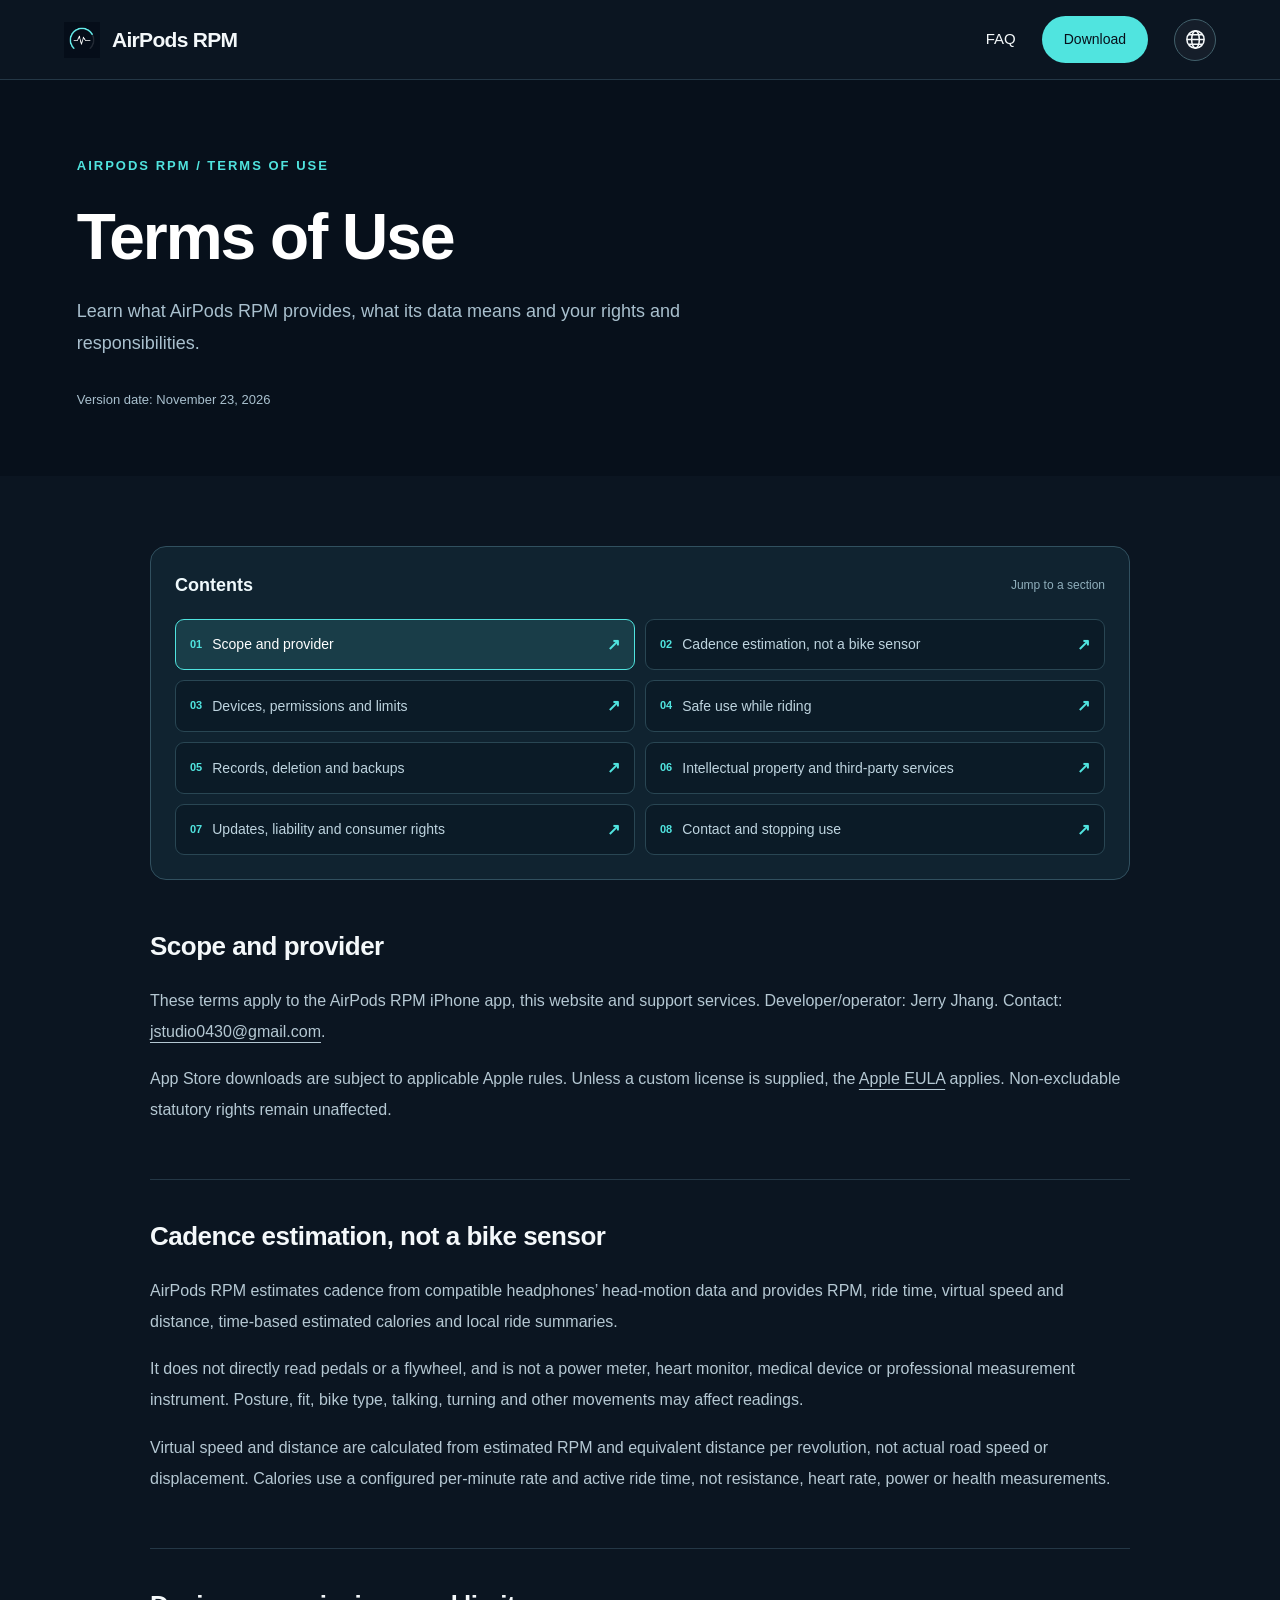
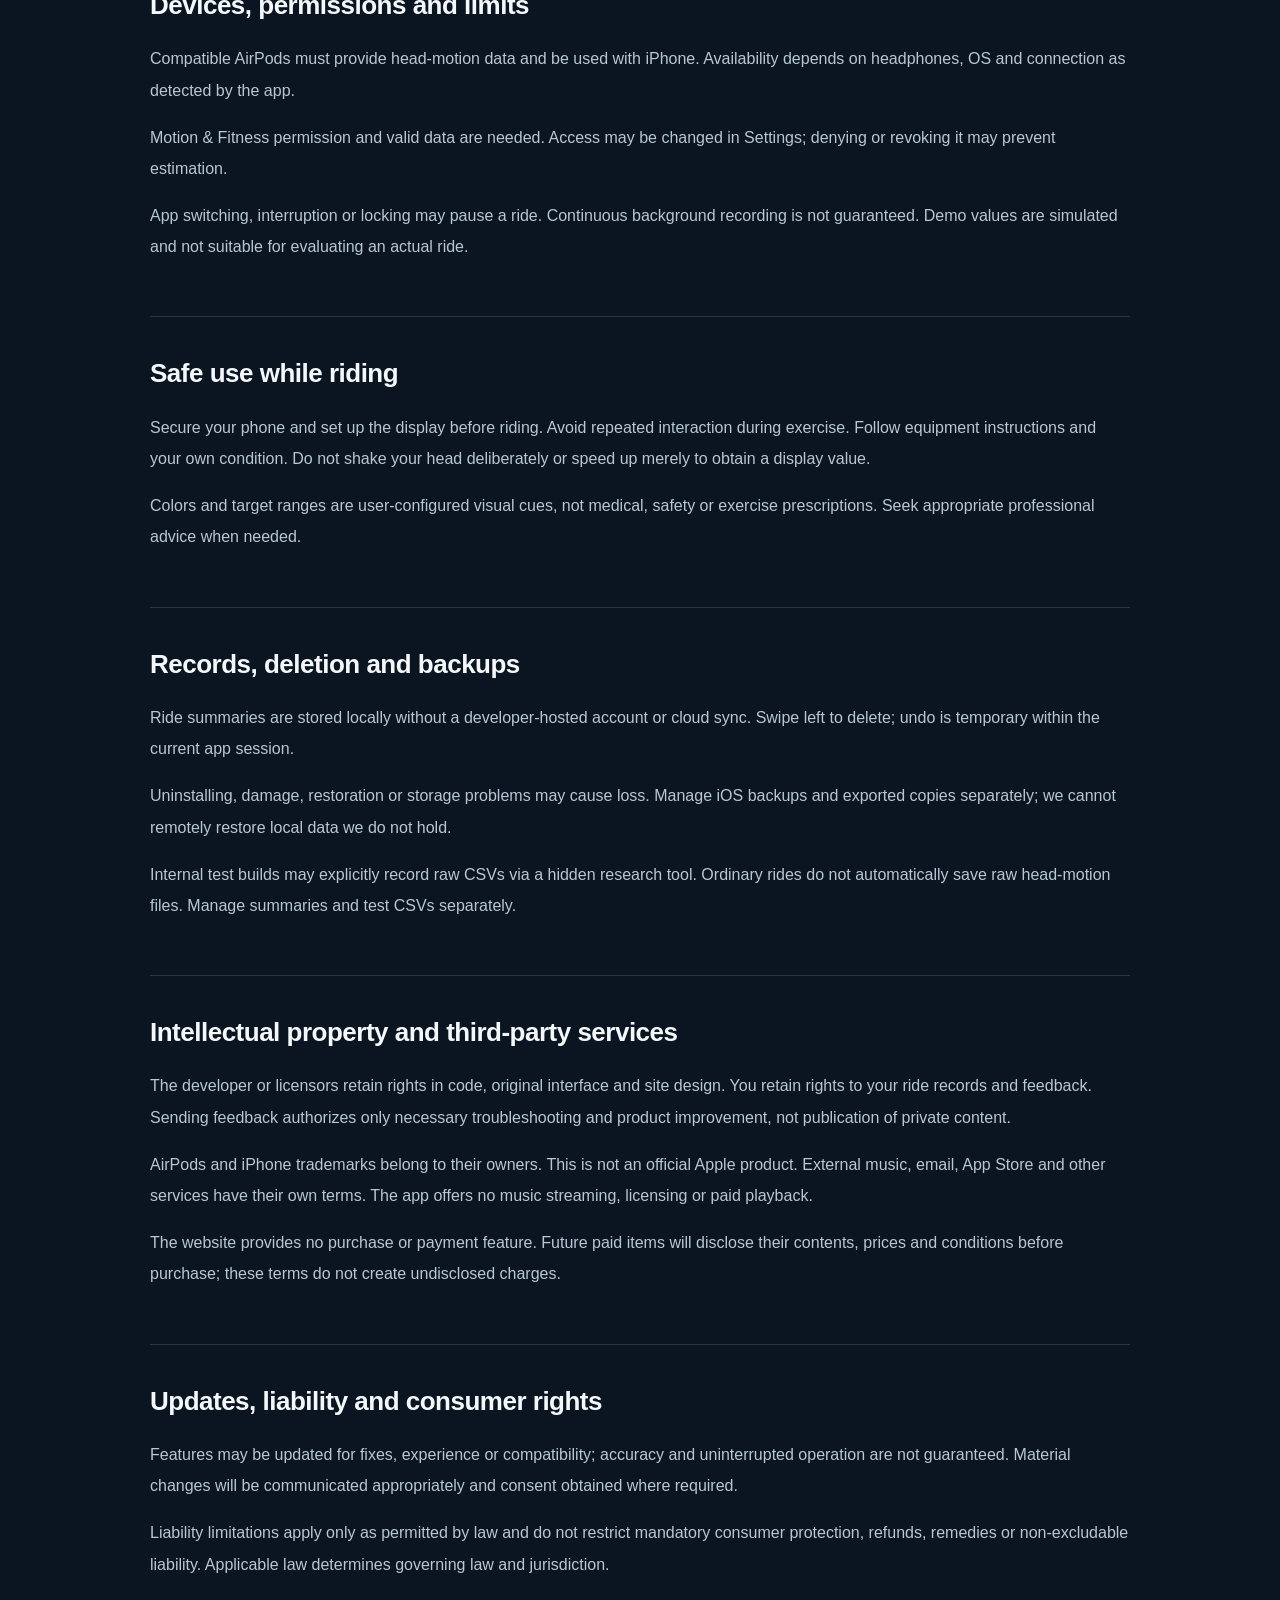
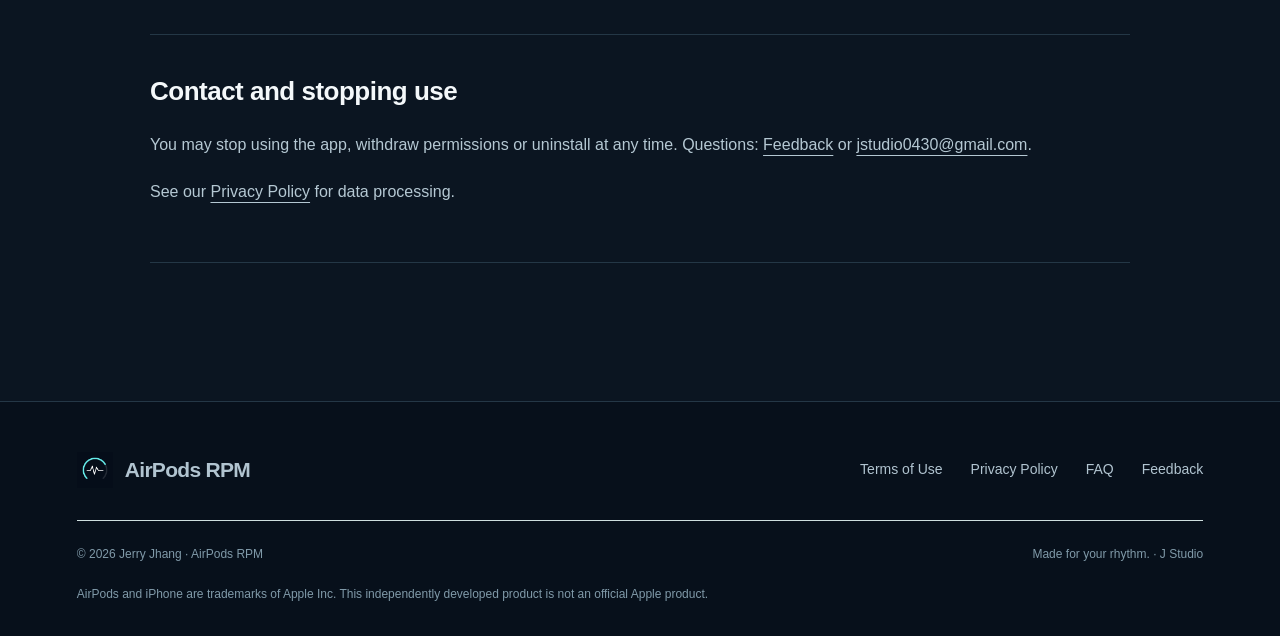
<file: terms.html>
<!doctype html><html lang="zh-Hant"><head><meta charset="utf-8"><meta name="viewport" content="width=device-width,initial-scale=1"><meta name="description" content="了解 AirPods RPM 提供什麼、數據代表什麼，以及使用服務時的權利與責任。"><meta name="theme-color" content="#07101b"><title>使用條款 — AirPods RPM</title><link rel="icon" href="assets/app-icon.png" type="image/png"><link rel="stylesheet" href="styles.css?v=13"><script defer src="config.js?v=8"></script><link rel="stylesheet" href="i18n.css?v=2"><script defer src="translations.js?v=1"></script><script defer src="legal-translations.js?v=1"></script><script defer src="i18n.js?v=2"></script><script defer src="script.js?v=9"></script></head><body><a class="skip-link" href="#main">跳至主要內容</a><header class="site-header"><a class="brand" href="index.html" aria-label="AirPods RPM 首頁"><img src="assets/app-icon.png" width="36" height="36" alt=""><span>AirPods <b>RPM</b></span></a><nav aria-label="主導覽"><a href="faq.html">常見問題</a><button class="small-button" data-download>立即下載</button></nav></header><main id="main"><section class="inner-hero"><div class="section-shell"><p class="eyebrow">AIRPODS RPM / TERMS OF USE</p><h1>使用條款</h1><p>了解 AirPods RPM 提供什麼、數據代表什麼，以及使用服務時的權利與責任。</p><p class="doc-date">版本日期：2026 年 11 月 23 日</p></div></section><div class="document-shell"><aside class="policy-toc" aria-label="本頁目錄"><p>本頁目錄 <span>點選章節快速閱讀</span></p><nav><a href="#s1"><span>01</span>服務範圍與提供者<b aria-hidden="true">↗</b></a><a href="#s2"><span>02</span>節奏估算，不是飛輪感測器<b aria-hidden="true">↗</b></a><a href="#s3"><span>03</span>裝置、權限與功能限制<b aria-hidden="true">↗</b></a><a href="#s4"><span>04</span>騎乘時的使用方式<b aria-hidden="true">↗</b></a><a href="#s5"><span>05</span>紀錄、刪除與備份<b aria-hidden="true">↗</b></a><a href="#s6"><span>06</span>智慧財產權與第三方服務<b aria-hidden="true">↗</b></a><a href="#s7"><span>07</span>更新、責任與消費者權利<b aria-hidden="true">↗</b></a><a href="#s8"><span>08</span>聯絡與停止使用<b aria-hidden="true">↗</b></a></nav></aside><div><section id="s1" class="document-section"><h2>服務範圍與提供者</h2><p>本條款適用於 AirPods RPM iPhone App、本介紹網站及提供的支援功能。開發者／營運者為 Jerry Jhang，聯絡信箱為 <a href="mailto:jstudio0430@gmail.com">jstudio0430@gmail.com</a>。</p><p>你透過 App Store 取得軟體時，亦須遵守適用的 Apple 使用規則；如未另提供自訂軟體授權契約，依 <a href="https://www.apple.com/legal/internet-services/itunes/dev/stdeula/" target="_blank" rel="noopener noreferrer">Apple 標準軟體授權條款</a>辦理。本條款不限制依法不得排除的權利。</p></section><section id="s2" class="document-section"><h2>節奏估算，不是飛輪感測器</h2><p>AirPods RPM 使用相容耳機的頭部動作資料推估踩踏節奏，提供 RPM、騎乘時間、虛擬速度、虛擬距離、依時間換算的估算熱量，以及本機騎乘摘要。</p><p class="notice-box">App 不直接讀取踏板或飛輪內部轉速，不是功率計、心率計、醫療器材或專業訓練測量設備。讀值可能受姿勢、耳機佩戴、車型、說話、轉頭及其他動作影響。</p><p>虛擬速度與距離由估算 RPM 和每轉等效距離換算，不代表真實道路速度或位移。熱量依設定的每分鐘費率與有效騎乘時間計算，並非根據阻力、心率、功率或身體狀況量測。</p></section><section id="s3" class="document-section"><h2>裝置、權限與功能限制</h2><p>支援可提供頭部動作資料的 AirPods，搭配 iPhone 使用。實際可用性由 App 依耳機、系統版本與連線狀態自動確認。</p><p>你需允許 iOS「動作與健身」權限並收到有效耳機資料，才能啟動相應功能。權限可在系統設定變更；拒絕或撤回後，動作估算可能無法運作。</p><p>切換 App、系統中斷或鎖定畫面可能暫停騎乘。本版本不承諾持續背景記錄。展示模式的數字是模擬，不能用於評估實際騎乘。</p></section><section id="s4" class="document-section"><h2>騎乘時的使用方式</h2><p>請先安全固定手機、設定好畫面再開始騎乘，避免在運動中反覆操作。依器材使用說明與自身狀況安排運動，不要為讓數字出現而刻意大幅晃頭，也不要為追求顯示值而勉強加速。</p><p>本 App 的顏色與目標區間只是使用者設定的視覺提示，不是醫療、安全或運動處方判定。你應依需要尋求適當的專業意見。</p></section><section id="s5" class="document-section"><h2>紀錄、刪除與備份</h2><p>正式使用流程的騎乘摘要儲存在本機，現行版本沒有由我們代管的線上帳號或雲端同步。你可以在歷程左滑刪除摘要；復原上次刪除的暫存只在目前 App 工作階段保留。</p><p>移除 App、裝置損壞、系統還原或儲存問題可能造成紀錄遺失。iOS 備份及自行匯出的副本需另外管理；我們無法遠端還原未持有的本機內容。</p><p>內部測試版本可經隱藏的研究工具主動記錄原始 CSV；一般騎乘不自動保存原始頭部動作檔。摘要刪除與既有測試 CSV 為不同資料，請分別管理。</p></section><section id="s6" class="document-section"><h2>智慧財產權與第三方服務</h2><p>App 程式、原創介面及網站設計由開發者或合法授權人保有權利。你保有自己騎乘紀錄及回饋內容的相關權利；向我們提交回饋，只授予處理問題與改善產品所需的使用範圍，不等於同意公開私人內容。</p><p>AirPods、iPhone 等商標屬於其權利人，本產品並非 Apple 官方產品。你自行使用的音樂 App、郵件、App Store 或其他外部服務，另受該服務條款規範；本 App 不提供音樂串流、音樂授權或內建付費播放服務。</p><p>網站目前不提供購買或付款功能。若日後加入付費項目，會在交易前明確說明內容、價格及適用條件，不以本頁創設未告知的費用。</p></section><section id="s7" class="document-section"><h2>更新、責任與消費者權利</h2><p>我們可能為修正問題、改善體驗或系統相容性更新功能；不保證所有情境皆無誤差或不中斷。重大功能或條款變更將以適當方式通知，依法需要同意者將另外取得同意。</p><p>任何責任限制均以適用法律允許為限，不免除依法不得排除的責任，也不限制你所在地強制性的消費者保障、退款或救濟權利。準據法及管轄依適用法律決定。</p></section><section id="s8" class="document-section"><h2>聯絡與停止使用</h2><p>你可隨時停止使用、撤回系統權限或移除 App。如對本條款或產品有疑問，請透過 <a href="https://forms.gle/BbbcXge1BpcNwwj79" target="_blank" rel="noopener noreferrer">意見回饋</a>或 Email <a href="mailto:jstudio0430@gmail.com">jstudio0430@gmail.com</a>聯絡我們。</p><p>資料處理方式請參閱 <a href="privacy.html">隱私政策</a>。</p></section></div></div></main><footer class="site-footer"><div class="footer-main"><a class="brand" href="index.html"><img src="assets/app-icon.png" width="34" height="34" alt=""><span>AirPods <b>RPM</b></span></a><nav aria-label="頁尾導覽"><a href="terms.html">使用條款</a><a href="privacy.html">隱私政策</a><a href="faq.html">常見問題</a><a href="https://forms.gle/BbbcXge1BpcNwwj79" target="_blank" rel="noopener noreferrer">意見回饋</a></nav></div><div class="footer-bottom"><span>© 2026 Jerry Jhang · AirPods RPM</span><span>Made for your rhythm. · <a href="https://jstudio-app.github.io" target="_blank" rel="noopener noreferrer">J Studio</a></span></div><p class="footer-disclaimer">AirPods 與 iPhone 為 Apple Inc. 的商標。本產品為獨立開發，非 Apple 官方產品。</p></footer><dialog id="release-dialog" aria-labelledby="release-title"><button class="dialog-close" aria-label="關閉">×</button><p class="eyebrow dark">AIRPODS RPM</p><h2 id="release-title">App Store 版本準備中</h2><p>正式下載連結開放後，這裡就能帶你前往 App Store。</p><a class="button ink" href="https://forms.gle/BbbcXge1BpcNwwj79" target="_blank" rel="noopener noreferrer">意見回饋</a></dialog></body></html>
</file>
<file: styles.css>
:root{--ink:#07101b;--muted:#9aadb8;--paper:#0c1723;--volt:#50e4df;--teal:#50e4df;--line:#243746;--sans:-apple-system,BlinkMacSystemFont,"Segoe UI","Noto Sans TC",sans-serif;--display:"Arial Black","Helvetica Neue",var(--sans)}*{box-sizing:border-box}html{scroll-behavior:smooth;scroll-padding-top:96px}body{margin:0;background:var(--paper);color:var(--ink);font-family:var(--sans);font-size:16px;line-height:1.65;-webkit-font-smoothing:antialiased}button,input,select,textarea{font:inherit}button,a{-webkit-tap-highlight-color:transparent}button{cursor:pointer}a{color:inherit;text-underline-offset:5px}button:focus-visible,a:focus-visible,summary:focus-visible,input:focus-visible,textarea:focus-visible,select:focus-visible{outline:3px solid #15bfb0;outline-offset:5px}button{color:inherit}img,svg{max-width:100%}button,a,summary{touch-action:manipulation}::selection{background:var(--volt);color:var(--ink)}.skip-link{position:fixed;left:16px;top:-100px;background:var(--volt);padding:12px 20px;z-index:50}.skip-link:focus{top:12px}.site-header{height:92px;padding:0 5%;display:flex;align-items:center;justify-content:space-between;background:var(--paper);position:relative;z-index:20;border-bottom:1px solid var(--line)}.brand{display:inline-flex;align-items:center;gap:12px;text-decoration:none;font-size:21px;font-weight:550;letter-spacing:-.7px}.brand b{font-weight:900}.brand img{flex-shrink:0}.site-header nav{display:flex;align-items:center;gap:34px}.site-header nav a{font-size:15px;text-decoration:none}.site-header nav a:hover{color:#398164}.small-button{background:var(--ink);color:white;border:0;border-radius:99px;font-size:14px;padding:12px 22px}.menu-toggle{display:none}.hero{display:grid;grid-template-columns:.9fr 1.1fr;min-height:770px;background:var(--ink);color:#fff;overflow:hidden}.hero-copy{padding:96px 0 80px max(7vw,32px);z-index:2;align-self:center}.eyebrow{font-size:13px;letter-spacing:2px;font-weight:700;color:var(--volt);margin:0 0 25px;display:flex;align-items:center;gap:10px}.eyebrow.dark{color:#4c5c5c}.tiny-line{width:24px;height:2px;background:var(--volt)}h1,h2,h3,p{margin-top:0}h1{font-size:clamp(52px,5.8vw,94px);line-height:1.15;letter-spacing:-4px;font-weight:900;margin-bottom:32px}h1 em,h2 em{font-style:normal;color:var(--volt)}.hero-lead{font-size:18px;color:#b1c3cd;line-height:1.9;max-width:450px;margin-bottom:32px}.hero-actions{display:flex;align-items:center;gap:24px;flex-wrap:wrap}.button{display:inline-flex;align-items:center;justify-content:center;min-height:54px;padding:14px 28px;border:0;border-radius:5px;text-decoration:none;font-weight:750;font-size:16px;transition:background .2s,transform .2s}.button:hover{transform:translateY(-2px)}.volt{background:var(--volt);color:var(--ink)}.volt:hover{background:#8af3ee}.ink{background:var(--ink);color:white}.text-button{border:0;background:transparent;color:#cdd7d7;text-decoration:underline;text-underline-offset:6px;font-size:14px;padding:12px 0}.hero-meta{font-size:13px;letter-spacing:.3px;color:#819cae;margin:25px 0 0}.hero-visual{position:relative;min-width:0;display:flex;flex-direction:column;background:radial-gradient(ellipse at 60% 40%,#16434b 0%,#102d38 35%,#091823 70%);margin:24px 24px 24px 0;border-radius:6px;isolation:isolate}.scene-top{display:flex;justify-content:space-between;align-items:center;position:absolute;top:24px;left:28px;right:28px;z-index:5}.scene-kicker{font-family:var(--display);font-size:14px;font-weight:900;letter-spacing:2px;color:#bcd5d5}.motion-toggle{background:#14202088;border:1px solid #8cb8b840;border-radius:99px;padding:7px 12px;color:#dfeeee;font-size:12px;display:flex;align-items:center;gap:8px}.pause-icon{font-size:14px}.ride-scene{position:relative;flex:1;min-height:600px;overflow:hidden}.scene-word{position:absolute;font-family:var(--display);font-weight:900;font-size:clamp(100px,12.5vw,210px);font-style:italic;letter-spacing:-12px;left:7%;top:9%;color:#98cccc17;line-height:1;user-select:none}.scene-halo{position:absolute;width:65%;aspect-ratio:1;border:1px solid #94d3d318;border-radius:50%;left:24%;top:20%;box-shadow:0 0 0 70px #8dc9c904,0 0 0 140px #8dc9c903}.floor-grid{position:absolute;inset:71% -20% -24%;background:repeating-linear-gradient(0deg,transparent 0 32px,#98cccc13 33px 34px),repeating-linear-gradient(90deg,transparent 0 70px,#98cccc10 71px 72px);transform:perspective(380px) rotateX(58deg);transform-origin:top}.rider-art{position:absolute;width:112%;max-width:none;height:94%;left:-11%;top:7%;overflow:visible}.audio-label{position:absolute;left:5%;top:42%;display:flex;gap:12px;align-items:center;font-size:12px;color:#accdcd;line-height:1.7;z-index:3}.audio-label b{font-size:14px;font-weight:500;color:#e9f5f5}.equalizer{display:flex;align-items:center;gap:3px;height:26px}.equalizer i{display:block;width:3px;height:12px;border-radius:3px;background:var(--volt);animation:equalize .8s ease-in-out infinite alternate}.equalizer i:nth-child(2){height:24px;animation-delay:-.3s}.equalizer i:nth-child(3){height:18px;animation-delay:-.5s}.equalizer i:nth-child(4){height:8px;animation-delay:-.1s}@keyframes equalize{to{height:5px}}.ear-waves{animation:earPulse 2s ease-out infinite}@keyframes earPulse{0%{opacity:.2}50%{opacity:1}100%{opacity:.2}}.motion-lines{animation:speedLines 1s linear infinite}@keyframes speedLines{0%{transform:translateX(8px);opacity:0}25%{opacity:.5}100%{transform:translateX(-15px);opacity:0}}.mounted-phone{position:absolute;left:73%;top:33%;width:136px;height:266px;border:5px solid #222c2c;border-radius:20px;background:#090f0d;box-shadow:4px 7px 0 #0a1010,10px 22px 35px #0008,inset 0 0 0 1px #768370;transform:perspective(650px) rotateY(-14deg) rotateZ(7deg);transform-origin:center;transition:width .85s cubic-bezier(.2,.75,.2,1),height .85s cubic-bezier(.2,.75,.2,1),left .85s,top .85s,transform .85s;z-index:4;padding:14px 7px 8px;color:white}.phone-camera{position:absolute;width:29px;height:7px;background:#000;left:calc(50% - 14px);top:4px;border-radius:10px}.phone-app{height:100%;display:flex;flex-direction:column;gap:5px;overflow:hidden}.phone-top{display:flex;justify-content:space-between;font-size:8px;color:#6b9686;letter-spacing:1px}.demo-mark{font-size:8px;color:#acbaba}.mini-gauge{position:relative;min-height:105px;flex:1}.mini-gauge svg{width:100%;height:100%;position:absolute;inset:0;overflow:visible}.mini-gauge svg path{fill:none;stroke:var(--teal);stroke-width:7;stroke-linecap:round;stroke-dasharray:65 100}.mini-gauge svg .gauge-track{stroke:#263932;stroke-dasharray:none}.mini-value{position:absolute;inset:0;display:flex;flex-direction:column;align-items:center;justify-content:center;padding-top:6px}.mini-value b{font-size:37px;line-height:1;font-weight:350;font-variant-numeric:tabular-nums}.mini-value small{font-size:9px;letter-spacing:2px;color:var(--teal);margin-top:5px}.phone-position{display:flex;background:#ffffff08;border-radius:9px;justify-content:space-around;font-size:8px;line-height:20px}.phone-position span{width:50%;text-align:center;border-radius:9px;color:#687d7d}.phone-position .selected{background:#ffffff18;color:#d3eaea}.mini-metrics{display:grid;grid-template-columns:1fr 1fr;gap:4px}.mini-metrics>span{font-size:7px;background:#172222;padding:4px;border-radius:3px;color:#819494;white-space:nowrap}.mini-metrics b{display:block;color:#edf5f5;font-size:11px;font-weight:500;line-height:1.5;font-variant-numeric:tabular-nums}.mini-metrics small{font-size:6px}.mini-control{border-radius:9px;background:#50e4df27;color:var(--teal);font-size:8px;text-align:center;padding:4px}.mount-caption{position:absolute;right:7%;top:83%;font-size:12px;letter-spacing:.5px;color:#a8c9c9}.mount-caption span{width:20px;height:1px;display:inline-block;background:#9cd6d6;vertical-align:middle;margin-right:8px}.phone-history{display:none}.ride-scene[data-mode=standing] .scene-word{color:#50e4df20}.ride-scene[data-mode=landscape] .mounted-phone{width:216px;height:128px;left:65%;top:40%;transform:perspective(650px) rotateY(-12deg) rotateZ(3deg);border-radius:16px;padding:10px 8px 6px}.ride-scene[data-mode=landscape] .phone-app{display:grid;grid-template-columns:1fr 1fr;gap:4px}.ride-scene[data-mode=landscape] .phone-top{display:none}.ride-scene[data-mode=landscape] .mini-gauge{grid-row:1/4;min-height:0}.ride-scene[data-mode=landscape] .mini-value b{font-size:35px}.ride-scene[data-mode=landscape] .phone-position{line-height:14px}.ride-scene[data-mode=landscape] .mini-metrics{gap:3px}.ride-scene[data-mode=landscape] .mini-metrics>span{padding:2px;font-size:6px}.ride-scene[data-mode=landscape] .mini-metrics b{font-size:9px}.ride-scene[data-mode=landscape] .mini-control{font-size:7px;padding:1px}.ride-scene[data-mode=history] .phone-app{display:none}.ride-scene[data-mode=history] .phone-history{display:flex;flex-direction:column;height:100%;gap:14px;justify-content:center}.phone-history>small{font-size:7px;letter-spacing:1px;color:#6a9e9e}.phone-history>b{font-size:22px;line-height:1.3}.phone-history>div{display:flex;flex-direction:column;font-size:8px;color:#829595}.phone-history strong{font-size:20px;color:white;font-weight:400}.history-check{font-size:8px;color:var(--teal)}.scene-controls{position:relative;z-index:6;margin:0 28px 22px}.mode-tabs{display:flex;gap:4px;justify-content:space-between;border-top:1px solid #9bc6c630;padding-top:16px}.mode-tabs button{background:transparent;border:0;color:#a1b9b9;padding:8px 4px;font-size:13px;white-space:nowrap}.mode-tabs button[aria-pressed=true]{color:var(--volt);font-weight:750}.scene-controls p{font-size:12px;color:#94adad;margin:8px 0 12px;min-height:20px}.scene-progress{height:2px;background:#8dbfbf1a;overflow:hidden}.scene-progress span{display:block;width:0;height:100%;background:var(--volt)}.paused .equalizer i,.paused .ear-waves,.paused .motion-lines{animation-play-state:paused}.statement-strip{display:flex;justify-content:space-evenly;align-items:center;gap:16px;padding:23px 4%;background:var(--volt);font-weight:800;font-size:17px;letter-spacing:2px}.statement-strip i{height:9px;width:9px;border-radius:50%;background:#398a8a;flex-shrink:0}.section-shell{width:min(1280px,88%);margin-inline:auto}.story-section{padding-block:118px 100px}.section-intro h2,.wide-copy h2,.records-copy h2{font-size:clamp(38px,4.4vw,68px);line-height:1.25;letter-spacing:-2px;font-weight:850;margin-bottom:28px}.section-intro h2 em,.records-copy h2 em{color:#3b6b6b}.section-intro>p:not(.eyebrow){color:#9aadb8;font-size:18px;line-height:1.9}.setup-flow{margin-top:64px;display:grid;grid-template-columns:repeat(3,1fr);gap:6%}.setup-flow article{border-top:1px solid #c6d1d1;padding-top:32px}.setup-icon{display:flex;align-items:center;width:64px;height:64px;margin-bottom:26px}.setup-icon svg{width:48px;fill:none;stroke:#395e5e;stroke-width:2.5;stroke-linecap:round;stroke-linejoin:round}.setup-flow h3{font-size:24px;letter-spacing:-.7px;margin-bottom:16px}.setup-flow p{color:var(--muted);font-size:16px;line-height:1.9}.honest-note{font-size:13px;color:#79816f;border-top:1px solid var(--line);padding-top:25px;margin:48px 0 0}.wide-section{background:#1b2525;overflow:hidden;color:white}.wide-inner{display:grid;grid-template-columns:.8fr 1.2fr;align-items:center;gap:50px;min-height:720px;padding-block:100px}.wide-copy p:not(.eyebrow){font-size:17px;line-height:1.9;color:#a5b4b4}.outline-button{border:1px solid #95b6b670;background:transparent;color:#eef5f5;border-radius:4px;padding:12px 20px;margin-top:20px;font-size:15px}.outline-button:hover{background:#addcdc12}.wide-showcase{min-height:400px;display:flex;align-items:center;justify-content:center;flex-direction:column;perspective:1400px}.wide-phone{background:#101717;border:8px solid #5c665a;border-bottom-color:#232e2e;border-right-color:#323f3f;border-radius:42px;box-shadow:12px 18px 0 #090e0e,15px 50px 60px #0008;transition:width .8s,height .8s,transform .8s;border-width:7px;padding:21px 23px;position:relative;flex-shrink:0}.wide-phone:before{content:"";position:absolute;left:8px;top:calc(50% - 16px);height:32px;width:7px;border-radius:6px;background:#000}.wide-phone.landscape{width:570px;height:286px;transform:rotateY(-14deg) rotateX(9deg) rotateZ(-5deg)}.wide-screen{height:100%;display:grid;grid-template-columns:1fr 1.1fr;gap:24px;color:#f0f9f9}.wide-dial{border:5px solid var(--teal);border-bottom-color:transparent;border-right-color:#2a453b;border-radius:50%;display:flex;flex-direction:column;align-items:center;justify-content:center;position:relative;width:220px;height:220px}.wide-dial>span{font-size:7px;letter-spacing:1px;color:#85aaaa}.wide-dial>strong{font-size:76px;font-weight:300;line-height:1.2}.wide-dial>b{font-size:12px;font-weight:500;letter-spacing:4px;color:var(--teal)}.dial-position{font-size:9px;color:#a1b3b3;margin-top:12px}.wide-data{display:grid;grid-template-columns:1fr 1fr;gap:8px;align-content:center}.wide-data>div{background:#ffffff06;border-radius:10px;padding:12px 10px}.wide-data>div span{display:block;font-size:10px;color:#99acac;margin-bottom:6px}.wide-data>div strong{font-size:20px;font-weight:450;white-space:nowrap}.wide-data small{font-size:9px;color:#91a7a7}.wide-pause{grid-column:span 2;border:1px solid #92f5d330;border-radius:25px;padding:8px;background:#94d3d315;color:var(--teal);font-size:12px}.wide-phone:not(.landscape){width:252px;height:478px;transform:rotateY(-12deg) rotateZ(4deg);padding:26px 16px;border-radius:35px}.wide-phone:not(.landscape):before{height:7px;width:32px;left:calc(50% - 16px);top:8px}.wide-phone:not(.landscape) .wide-screen{display:flex;flex-direction:column;gap:13px}.wide-phone:not(.landscape) .wide-dial{width:198px;height:198px;align-self:center;flex-shrink:0}.wide-phone:not(.landscape) .wide-data{gap:7px}.wide-phone:not(.landscape) .wide-data>div{padding:7px}.wide-phone:not(.landscape) .wide-data>div span{font-size:9px;margin-bottom:2px}.wide-phone:not(.landscape) .wide-data>div strong{font-size:17px}.visual-note{font-size:12px;color:#728686;margin-top:44px;text-align:center}.records-section{display:grid;grid-template-columns:1fr 1fr;gap:9%;padding-block:130px;align-items:center}.records-copy>p:not(.eyebrow){color:var(--muted);font-size:17px;line-height:1.9}.local-label{font-size:14px!important;padding-top:20px}.local-label span{color:#3c6d6d;padding-right:8px}.ride-records{background:#e3eded;border-radius:6px;padding:28px 32px;box-shadow:0 25px 60px #182d2d10;transform:rotate(-2deg)}.records-heading{display:flex;align-items:center;justify-content:space-between;gap:15px;border-bottom:1px solid #c9d7d7;padding-bottom:16px}.records-heading h3{font-size:21px;margin:0}.records-heading>span{font-size:12px;color:#6a8181}.record{border-bottom:1px solid #c9d7d7;padding:24px 0}.record:last-child{border:0}.record summary{list-style:none;display:flex;align-items:center;justify-content:space-between;cursor:pointer;gap:20px}.record summary::-webkit-details-marker{display:none}.record summary span:not(.record-chevron){font-size:12px;color:#698282;display:block;margin-bottom:5px}.record summary strong{font-size:17px;font-weight:650}.record-chevron{font-size:22px;font-weight:300;transition:transform .3s}.record[open] .record-chevron{transform:rotate(45deg)}.record-content{padding-top:24px}.record-stats{display:flex;justify-content:space-between;gap:12px}.record-stats small{display:block;font-size:12px;color:#678282}.record-stats b{font-size:26px;font-weight:500;font-variant-numeric:tabular-nums}.record-stats i{font-size:11px;font-style:normal}.record-chart{width:100%;height:85px;overflow:visible;margin-top:18px}.record-chart path{fill:none;stroke:#4c8989;stroke-width:3;stroke-linejoin:round;stroke-linecap:round}.record-chart .chart-grid{stroke:#c6d8d8;stroke-width:1;stroke-dasharray:3 4}.record-content>p{font-size:12px;color:#7b8875;margin:10px 0 0}.closing-section{position:relative;text-align:center;background:var(--ink);color:#fff;padding:100px 24px;overflow:hidden}.closing-section>.eyebrow{justify-content:center}.closing-section h2{font-size:clamp(42px,5.5vw,80px);letter-spacing:-3px;line-height:1.2;position:relative}.closing-section p:not(.eyebrow){font-size:17px;line-height:1.9;color:#a7b8b8;position:relative}.closing-section .button{position:relative;margin-top:20px}.release-note{display:block;font-size:12px;color:#768d8d;margin-top:20px;position:relative}.closing-rings{width:650px;height:650px;border:1px solid #50e4df15;border-radius:50%;position:absolute;left:calc(50% - 325px);top:-40px;box-shadow:0 0 0 70px #50e4df03,0 0 0 140px #50e4df02}.support-band{display:flex;align-items:center;justify-content:space-between;gap:30px;padding-block:65px}.support-band .eyebrow{margin-bottom:16px}.support-band h2{font-size:29px;letter-spacing:-1px;margin:0}.support-links{display:flex;gap:30px;font-size:16px}.site-footer{padding:50px 6% 30px;border-top:1px solid var(--line);background:#e7f0f0}.footer-main{display:flex;align-items:center;justify-content:space-between;gap:30px}.footer-main nav{display:flex;gap:28px;font-size:14px}.footer-main nav a{text-decoration:none}.footer-bottom{border-top:1px solid #cfdfdf;margin-top:32px;padding-top:24px;display:flex;justify-content:space-between;font-size:12px;color:#6b8080}.footer-disclaimer{font-size:12px;color:#818b78;line-height:1.8;margin:20px 0 0}dialog{border:0;border-radius:10px;max-width:520px;width:calc(100% - 32px);padding:48px 36px;background:var(--paper);color:var(--ink);box-shadow:0 20px 80px #0004}dialog::backdrop{background:#0d1818bb;backdrop-filter:blur(5px)}dialog h2{font-size:34px;line-height:1.3;letter-spacing:-1px}dialog p:not(.eyebrow){color:var(--muted);margin-bottom:28px}.dialog-close{position:absolute;right:12px;top:10px;border:0;background:transparent;font-size:30px;width:44px;height:44px}
/* Support and policy pages */
.inner-hero{background:var(--ink);padding:75px 0 65px;color:#fff}.inner-hero h1{font-size:clamp(40px,5vw,68px);letter-spacing:-2px;margin-bottom:20px}.inner-hero p:not(.eyebrow){font-size:18px;max-width:680px;color:#b2c5c5;line-height:1.8}.inner-hero .doc-date{font-size:13px!important;color:#799797!important;margin-top:28px;margin-bottom:0}.document-shell{display:grid;grid-template-columns:210px minmax(0,1fr);gap:70px;max-width:1060px;width:88%;margin:0 auto;padding-block:70px 100px}.document-shell aside{position:sticky;top:25px;align-self:start}.document-shell aside a{display:block;text-decoration:none;font-size:14px;color:#647979;padding:8px 0}.document-shell aside a:hover{color:#182828}.document-section{padding-bottom:38px;margin-bottom:38px;border-bottom:1px solid var(--line);scroll-margin-top:30px}.document-section h2{font-size:26px;line-height:1.4;letter-spacing:-.5px;margin-bottom:20px}.document-section p,.document-section li{font-size:16px;line-height:1.95;color:#4f6262}.document-section li{margin-bottom:10px}.document-section ul{padding-left:22px}.document-section .notice-box{background:#dfeded;border-left:3px solid #448e8e;padding:18px 22px;color:#355656}.legal-tag{display:inline-flex;border:1px solid #90d2d240;border-radius:3px;color:#a8cbcb;font-size:12px;padding:4px 9px;letter-spacing:.4px}.faq-content{max-width:880px;width:88%;margin:65px auto 100px}.faq-group{margin-bottom:50px}.faq-group>h2{font-size:14px;letter-spacing:1px;color:#698c8c;padding-bottom:15px;border-bottom:1px solid #c0d5d5}.faq-item{border-bottom:1px solid var(--line);padding:24px 0}.faq-item summary{cursor:pointer;font-size:21px;font-weight:650;line-height:1.5;list-style:none;padding-right:35px;position:relative}.faq-item summary::-webkit-details-marker{display:none}.faq-item summary:after{content:"＋";position:absolute;right:0;top:0;color:#5a8282;font-weight:400}.faq-item[open] summary:after{content:"−"}.faq-item p{font-size:16px;color:#5a7070;line-height:1.95;max-width:740px;padding-top:18px;margin-bottom:0}.faq-item ul{color:#5a7070}.feedback-layout{display:grid;grid-template-columns:.8fr 1.2fr;gap:80px;padding-block:70px 100px;max-width:1120px;width:88%;margin:auto}.feedback-intro h2{font-size:32px;line-height:1.4}.feedback-intro p{color:#5c7676;font-size:16px;line-height:1.9}.feedback-intro a{overflow-wrap:anywhere}.feedback-form{background:#e1f0f0;padding:36px;border-radius:8px}.feedback-form label{display:block;font-size:15px;font-weight:650;margin-bottom:22px}.feedback-form input,.feedback-form textarea,.feedback-form select{display:block;width:100%;margin-top:10px;background:#fff;border:1px solid #cbdede;border-radius:4px;padding:13px 14px;font-size:16px;color:var(--ink)}.feedback-form textarea{min-height:180px;resize:vertical}.feedback-form select{appearance:none;background-image:url('data:image/svg+xml,%3Csvg xmlns="http://www.w3.org/2000/svg" width="20" height="20" viewBox="0 0 20 20"%3E%3Cpath d="m5 7 5 5 5-5" fill="none" stroke="%234a6246" stroke-width="1.5"/%3E%3C/svg%3E');background-position:right 14px center;background-repeat:no-repeat;padding-right:44px}.form-help{font-size:13px;color:#688080}.feedback-actions{display:flex;flex-wrap:wrap;gap:14px;margin-top:25px}.copy-button{border:1px solid #9fb9b9;padding:12px 19px;background:transparent;border-radius:4px;font-size:14px}.form-status{font-size:14px;color:#386161;margin:22px 0 0;min-height:24px}.feedback-check{font-size:13px!important;font-weight:400!important;color:#647c7c}.feedback-check input{display:inline-block;width:18px;height:18px;vertical-align:middle;margin:0 7px 0 0}.policy-sources{font-size:13px;color:#708a8a}.in-page-links{display:flex;gap:20px;flex-wrap:wrap;margin-top:28px}
@media(min-width:1600px){.hero{grid-template-columns:1fr 1.1fr}.hero-copy{padding-left:max(calc((100vw - 1440px)/2),7vw)}.hero-visual{margin-right:max(calc((100vw - 1440px)/2),24px)}}
@media(max-width:1150px){.hero{grid-template-columns:.86fr 1.14fr;min-height:700px}.hero-copy{padding:70px 0 65px 6vw}h1{font-size:clamp(48px,6.1vw,72px);letter-spacing:-3px}.hero-lead{font-size:16px}.hero-actions{gap:16px}.hero-actions .button{padding:13px 20px}.hero-visual{margin:16px 16px 16px 0}.ride-scene{min-height:550px}.audio-label{left:2%;top:43%;gap:7px}.audio-label span:last-child{font-size:10px}.audio-label b{font-size:12px}.mounted-phone{width:116px;height:235px;left:71%;top:34%}.mini-gauge{min-height:88px}.mini-value b{font-size:32px}.mode-tabs button{font-size:12px}.scene-controls{margin-inline:20px}.wide-inner{gap:25px;grid-template-columns:1fr 1.1fr}.wide-phone.landscape{transform:scale(.85) rotateY(-12deg) rotateZ(-5deg)}.wide-copy h2{font-size:48px}.records-section{gap:5%}.ride-records{padding:24px}.records-copy h2{font-size:47px}}
@media(max-width:850px){.site-header{height:76px;padding-inline:6%}.site-header nav{gap:22px}.site-header nav a:nth-child(2){display:none}.hero{grid-template-columns:1fr;position:relative}.hero-copy{padding:65px 7% 40px;max-width:none}.hero-copy h1{font-size:clamp(56px,10vw,80px);line-height:1.08;letter-spacing:-3px}.hero-copy h1 br:nth-child(2){display:none}.hero-copy h1 em{padding-left:8px}.hero-lead{font-size:17px}.hero-visual{margin:0 5% 26px;min-height:660px}.ride-scene{height:570px;min-height:570px}.scene-word{font-size:160px}.rider-art{height:105%;width:100%;left:-3%;top:0}.audio-label{left:8%;top:38%}.mounted-phone{left:73%;top:30%;width:126px;height:250px}.ride-scene[data-mode=landscape] .mounted-phone{left:66%;top:39%}.wide-inner{grid-template-columns:1fr;padding-block:80px;gap:50px}.wide-copy{text-align:center}.wide-copy .eyebrow{justify-content:center}.wide-copy h2{font-size:52px}.wide-copy h2 br{display:none}.wide-phone.landscape{transform:rotateY(-10deg) rotateZ(-4deg);width:570px}.wide-showcase{min-height:450px}.records-section{grid-template-columns:1fr;gap:55px;padding-block:90px}.ride-records{max-width:620px;width:100%;justify-self:center}.setup-flow{gap:25px}.setup-flow h3{font-size:21px}.setup-flow p{font-size:15px}.story-section{padding-block:80px}.section-intro h2{font-size:52px}.support-band{align-items:flex-start}.support-links{flex-direction:column;gap:14px}.footer-main{align-items:flex-start;flex-direction:column}.footer-main nav{gap:24px;flex-wrap:wrap}.document-shell{grid-template-columns:1fr;gap:30px;padding-block:40px 70px}.document-shell aside{position:static;display:flex;overflow-x:auto;border-bottom:1px solid var(--line);padding-bottom:16px;gap:24px}.document-shell aside a{white-space:nowrap}.feedback-layout{grid-template-columns:1fr;gap:35px;padding-top:45px}.feedback-intro{max-width:650px}}
@media(max-width:540px){.brand{font-size:19px;gap:9px}.brand img{width:32px;height:32px}.site-header .menu-toggle{display:flex;align-items:center;gap:12px;background:transparent;border:0;font-size:14px;min-height:44px}.menu-toggle span{font-size:24px;font-weight:300}.site-header nav{display:none;position:absolute;top:75px;left:0;right:0;background:var(--paper);padding:20px 6% 28px;border-bottom:1px solid var(--line);box-shadow:0 20px 30px #0001;flex-direction:column;align-items:stretch;gap:20px}.site-header nav.is-open{display:flex}.site-header nav a:nth-child(2){display:block}.site-header nav a{padding:4px 0}.site-header nav .small-button{align-self:flex-start}.hero-copy{padding-top:48px}.hero-copy h1{font-size:57px;letter-spacing:-2px}.hero-copy h1 br:nth-child(2){display:block}.hero-copy h1 em{padding:0}.eyebrow{font-size:11px;letter-spacing:1.2px;margin-bottom:22px}.hero-lead{font-size:16px;line-height:1.9}.hero-actions{gap:20px}.hero-actions .button{font-size:15px}.text-button{font-size:12px}.hero-meta{font-size:11px}.hero-visual{margin:0 12px 18px;min-height:505px}.scene-top{left:18px;right:18px;top:17px}.scene-kicker{font-size:12px}.motion-toggle{font-size:11px;padding:6px 9px}.ride-scene{min-height:408px;height:408px}.scene-word{font-size:100px;letter-spacing:-7px;top:18%;left:9%}.rider-art{width:120%;height:100%;left:-15%;top:8%}.audio-label{left:5%;top:43%;gap:7px}.audio-label span:last-child{font-size:9px}.audio-label b{font-size:10px}.equalizer{gap:2px}.equalizer i{width:2px}.mounted-phone{width:90px;height:177px;left:73%;top:35%;padding:10px 5px 5px;border-width:3px;border-radius:14px;box-shadow:3px 4px 0 #090e0e,5px 10px 20px #0008}.phone-camera{height:4px;width:20px;left:calc(50% - 10px);top:3px}.phone-top{font-size:6px}.demo-mark{font-size:6px}.mini-gauge{min-height:66px}.mini-value b{font-size:25px}.mini-value small{font-size:6px;letter-spacing:1px;margin-top:3px}.phone-app{gap:3px}.phone-position{font-size:6px;line-height:13px}.mini-metrics{gap:3px}.mini-metrics>span{font-size:5px;padding:2px}.mini-metrics b{font-size:8px}.mini-metrics small{font-size:5px}.mini-control{font-size:6px;padding:2px}.mount-caption{right:6%;font-size:9px;top:87%}.mount-caption span{width:10px;margin-right:4px}.scene-controls{margin:0 16px 15px}.mode-tabs{gap:0;padding-top:9px}.mode-tabs button{font-size:11px;padding:8px 3px}.scene-controls p{font-size:11px;margin:5px 0 8px}.ride-scene[data-mode=landscape] .mounted-phone{width:142px;height:92px;left:62%;top:43%;padding:8px 5px 5px;border-radius:11px}.ride-scene[data-mode=landscape] .mini-value b{font-size:24px}.ride-scene[data-mode=landscape] .mini-value small{font-size:6px}.ride-scene[data-mode=landscape] .phone-position{font-size:5px;line-height:10px}.ride-scene[data-mode=landscape] .mini-metrics>span{font-size:4px}.ride-scene[data-mode=landscape] .mini-metrics b{font-size:6px}.ride-scene[data-mode=landscape] .mini-control{font-size:5px}.phone-history{gap:7px!important}.phone-history>b{font-size:15px}.phone-history>small{font-size:5px}.phone-history>div{font-size:6px}.phone-history strong{font-size:12px}.history-check{font-size:5px}.statement-strip{font-size:12px;letter-spacing:.5px;padding:19px 5%;gap:8px}.statement-strip i{width:4px;height:4px}.section-shell{width:86%}.story-section{padding-block:65px}.section-intro h2,.wide-copy h2,.records-copy h2{font-size:39px;letter-spacing:-1.5px}.section-intro>p:not(.eyebrow),.wide-copy p:not(.eyebrow),.records-copy>p:not(.eyebrow){font-size:16px}.section-intro>p br,.records-copy>p br{display:none}.setup-flow{grid-template-columns:1fr;gap:24px;margin-top:40px}.setup-flow article{position:relative;padding:24px 0 0 80px;min-height:130px}.setup-icon{position:absolute;top:30px;left:0;width:50px}.setup-flow h3{font-size:21px;margin-bottom:10px}.setup-flow p{font-size:15px}.honest-note{font-size:12px;margin-top:30px}.wide-inner{padding-block:65px;gap:40px}.wide-copy h2 br{display:block}.wide-copy p:not(.eyebrow) br{display:none}.wide-showcase{min-height:340px;width:100%}.wide-phone.landscape{transform:scale(.59) rotateZ(-4deg);margin:-40px -140px}.wide-phone:not(.landscape){transform:scale(.82) rotateY(-8deg) rotateZ(4deg);margin:-25px 0}.visual-note{font-size:11px;margin-top:0}.records-section{padding-block:70px;gap:35px}.ride-records{padding:24px 20px;transform:rotate(-1deg)}.records-heading h3{font-size:19px}.record summary strong{font-size:16px}.record-stats b{font-size:23px}.record-stats small{font-size:11px}.closing-section{padding-block:75px}.closing-section h2{font-size:46px;letter-spacing:-2px}.closing-section p:not(.eyebrow){font-size:16px}.support-band{flex-direction:column;gap:25px;padding-block:50px}.support-band h2{font-size:27px}.support-links{flex-direction:row;gap:25px;font-size:14px}.site-footer{padding:35px 7% 25px}.footer-main nav{gap:14px 22px;font-size:13px}.footer-bottom{flex-direction:column;gap:9px;font-size:11px}.footer-disclaimer{font-size:11px}.inner-hero{padding-block:50px}.inner-hero h1{font-size:42px}.inner-hero p:not(.eyebrow){font-size:16px}.document-shell{width:86%;padding-bottom:50px}.document-section h2{font-size:23px}.document-section p,.document-section li{font-size:16px}.faq-item summary{font-size:18px}.faq-content{margin-top:40px}.feedback-layout{width:86%;padding-bottom:65px}.feedback-form{padding:25px 20px}.feedback-intro h2{font-size:28px}dialog{padding:40px 26px}dialog h2{font-size:29px}}
@media(prefers-reduced-motion:reduce){html{scroll-behavior:auto}*,*::before,*::after{animation:none!important;transition:none!important}.scene-progress{display:none}}
/* Keep the opening message together at intermediate widths. */
h1 em{display:inline-block;white-space:nowrap}
@media(min-width:541px) and (max-width:850px){.hero-copy{padding-top:42px;padding-bottom:28px}.hero-copy h1{font-size:54px;line-height:1.12;margin-bottom:24px}.hero-lead{font-size:16px;margin-bottom:24px}.hero-copy .eyebrow{margin-bottom:18px}.hero-meta{margin-top:20px}}
@media(max-width:540px){.hero-copy{padding-top:32px;padding-bottom:24px}.hero-copy h1{font-size:49px;margin-bottom:22px}.hero-copy .eyebrow{margin-bottom:16px}.hero-lead{margin-bottom:22px}.hero-meta{margin-top:17px}}

/* Align every section with the native cockpit palette. */
body{color:#f4f8fa;background:#0b1521}.site-header{background:#0b1521;color:#f4f8fa}.brand img{width:36px;height:36px;object-fit:contain;transform:none;border-radius:9px;overflow:visible;display:block}.brand{white-space:nowrap;line-height:1.2}.small-button{background:#50e4df;color:#07101b}.eyebrow.dark{color:#50e4df}.story-section,.records-section,.support-band{color:#f4f8fa}.section-intro>p:not(.eyebrow),.setup-flow p,.records-copy>p:not(.eyebrow),.honest-note,.local-label{color:#9fb4c2}.setup-icon svg{stroke:#50e4df}.setup-flow article,.support-band{border-color:#243746}.wide-section{background:#07101b}.wide-copy>p:not(.eyebrow){color:#9fb4c2}.hero-visual{background:radial-gradient(ellipse at 60% 40%,#16434b,#102d38 38%,#091823 76%)}.statement-strip{padding:28px 7%;display:block;text-align:center;background:#50e4df;color:#07101b}.statement-strip p{margin:0;font-size:clamp(21px,2.5vw,34px);font-weight:750;letter-spacing:-.6px}.scene-word{color:#50e4df;opacity:.1}.audio-label{font-size:12px}.scene-controls{padding-top:8px}.demo-caption{color:#dae9f0;font-size:12px;margin:0 0 12px;display:flex;justify-content:space-between}.demo-caption span{color:#8ea8b9;font-size:11px}.mode-tabs{gap:9px!important}.mode-tabs button{position:relative;border:1px solid #33515f!important;border-radius:10px!important;background:#112633!important;padding:17px 4px 12px!important;color:#a4b9c7!important;flex:1;overflow:hidden}.mode-tabs button:before{content:'';position:absolute;left:0;top:0;height:3px;width:100%;background:#294653}.mode-tabs button:after{content:'';position:absolute;left:0;top:0;height:3px;width:var(--mode-progress,0%);background:#50e4df}.mode-tabs button[aria-pressed=true]{background:#1c414b!important;color:#fff!important;border-color:#50e4df!important}.mode-tabs button.is-complete:after{width:100%}.scene-progress{display:none}.scene-controls>p:not(.demo-caption){color:#91aeba}.scene-halo{background:radial-gradient(circle,#50e4df26,transparent 65%)}.closing-section{background:#0c2330}.closing-section p:not(.eyebrow){color:#b5ccd6}.closing-rings{border-color:#50e4df24}.site-footer{background:#07101b;color:#b1c4d0}.footer-disclaimer,.footer-bottom{color:#809aa9}.ink{background:#50e4df;color:#07101b}dialog{background:#122535;color:#f4f8fa}dialog>p{color:#aec4cf}
.inner-hero{background:#07101b}.inner-hero p:not(.eyebrow),.inner-hero .doc-date{color:#a9c0ce!important}.document-shell aside a{color:#a1bdcd}.document-shell aside a:hover{color:#50e4df}.document-section p,.document-section li{color:#b5c8d3}.document-section .notice-box{background:#122c39;color:#c9e6ee;border-color:#50e4df}.legal-tag{color:#a8dcde;border-color:#31535e}.faq-group>h2{color:#50e4df;border-color:#29424f}.faq-item p,.faq-item ul{color:#b4c8d5}.faq-item summary:after{color:#50e4df}.feedback-intro p{color:#b4c8d5}.feedback-form{background:#122535}.feedback-form input,.feedback-form textarea,.feedback-form select{background:#091621;color:#f1f7fa;border-color:#35505f}.form-help,.feedback-check{color:#abc0cd}.form-status{color:#50e4df}.copy-button{border-color:#4a6979}.support-links a:hover{color:#50e4df}
.native-showcase{width:100%;height:620px;position:relative;display:flex;align-items:center;justify-content:center;flex-direction:column;gap:15px}.native-device{position:relative;width:245px;aspect-ratio:1206/2622;border:7px solid #253744;border-radius:40px;background:#07101b;box-shadow:0 35px 80px #0008,0 0 70px #50e4df12;transition:width 1s ease,aspect-ratio 1s ease,border-radius 1s ease;overflow:hidden}.native-device img{position:absolute;inset:0;width:100%;height:100%;object-fit:contain;transition:opacity .5s ease;background:#07101b}.native-landscape{opacity:0}.native-showcase[data-orientation=landscape] .native-device{width:min(100%,650px);aspect-ratio:2622/1206;border-radius:27px}.native-showcase[data-orientation=landscape] .native-portrait{opacity:0}.native-showcase[data-orientation=landscape] .native-landscape{opacity:1}.orientation-indicator{display:flex;align-items:center;gap:15px;color:#aec6d3;font-size:12px}.orientation-dots{display:flex;gap:5px}.orientation-dots i{width:5px;height:5px;border-radius:50%;background:#35505e}.orientation-dots i:first-child{background:#50e4df}.native-showcase[data-orientation=landscape] .orientation-dots i:first-child{background:#35505e}.native-showcase[data-orientation=landscape] .orientation-dots i:last-child{background:#50e4df}.visual-note{color:#829eae;margin:0;text-align:center;font-size:11px}.native-history-preview{width:min(100%,390px);min-height:520px;justify-self:center;border:7px solid #253744;border-radius:40px;background:#1c1c1e;padding:30px 18px;box-shadow:0 25px 70px #0006;color:#fff}.history-sheet-head{display:flex;align-items:center;justify-content:space-between;padding:0 8px 22px}.history-sheet-head h3{margin:0;font-size:24px}.history-sheet-head>span{display:grid;place-items:center;border-radius:50%;background:#ffffff15;font-size:27px;width:32px;height:32px}.native-history-list{background:#2c2c2e;border-radius:12px;overflow:hidden}.native-history-list article{padding:18px 16px}.native-history-list article+article{border-top:1px solid #454548}.native-history-list h4{font-size:16px;margin:0 0 8px}.native-history-list p{font-size:14px;color:#c4c4ca;margin-bottom:7px}.native-history-list small{font-size:11px;color:#9e9ea4}.history-footnote{color:#92929c;font-size:12px;margin:12px 12px 160px}.native-history-preview .visual-note{color:#92929c}
@media(max-width:850px){.wide-inner{grid-template-columns:1fr}.native-showcase{height:610px}.wide-copy{text-align:center}.wide-copy .eyebrow{justify-content:center}.records-section{gap:40px}.native-history-preview{justify-self:center}}
@media(max-width:540px){.hero-copy h1{font-size:44px;letter-spacing:-2px}.statement-strip{padding-block:25px}.statement-strip p{font-size:22px;line-height:1.5;max-width:280px;margin:auto}.native-showcase{height:570px}.native-device{width:225px}.native-showcase[data-orientation=landscape] .native-device{border-width:5px;border-radius:18px}.demo-caption{font-size:11px}.demo-caption span{font-size:10px}.mode-tabs{gap:5px!important}.mode-tabs button{font-size:11px!important}.brand{font-size:19px}.brand img{width:32px;height:32px}}
@media(prefers-reduced-motion:reduce){.native-device,.native-device img{transition:none}}
/* Keep each screenshot at its native ratio throughout the crossfade. */
.native-showcase .native-device,.native-showcase[data-orientation=landscape] .native-device{width:100%;height:535px;aspect-ratio:auto;border:0;border-radius:0;background:none;box-shadow:none;overflow:visible;transition:none;flex-shrink:0}
.native-device img{inset:auto;left:50%;top:50%;height:auto;max-height:535px;border:7px solid #253744;border-radius:35px;box-shadow:0 25px 65px #0007;object-fit:contain;transition:opacity .6s,transform .8s;transform:translate(-50%,-50%)}
.native-device .native-portrait{width:245px}.native-device .native-landscape{width:100%;border-radius:27px;transform:translate(-50%,-50%) rotate(-7deg) scale(.88)}
.native-showcase[data-orientation=landscape] .native-portrait{transform:translate(-50%,-50%) rotate(7deg) scale(.88)}.native-showcase[data-orientation=landscape] .native-landscape{transform:translate(-50%,-50%)}
@media(max-width:540px){.native-showcase .native-device,.native-showcase[data-orientation=landscape] .native-device{height:490px}.native-device .native-portrait{width:225px}.native-device img{max-height:490px;border-width:5px}.native-device .native-landscape{border-radius:18px}}
@media(prefers-reduced-motion:reduce){.native-device img{transition:none}}

.section-intro h2 em,.records-copy h2 em,.local-label span{color:#50e4df}

.native-history-capture{width:min(100%,330px);justify-self:center;position:relative}.native-history-capture>img{display:block;width:100%;height:auto;border:7px solid #253744;border-radius:38px;box-shadow:0 25px 70px #0006}.native-history-capture .visual-note{margin-top:18px}.native-device .native-portrait{border-radius:35px}.native-device .native-landscape{border-radius:27px}

/* One shared device scale for dashboard and saved rides. */
:root{--preview-phone-width:280px;--preview-phone-height:608px;--preview-phone-border:7px;--preview-phone-radius:38px}
.native-showcase{height:680px;gap:18px}
.native-showcase .native-device,.native-showcase[data-orientation=landscape] .native-device{height:var(--preview-phone-height)}
.native-device .native-portrait{width:var(--preview-phone-width);max-height:none;border-width:var(--preview-phone-border);border-radius:var(--preview-phone-radius)}
.native-device .native-landscape{width:min(100%,var(--preview-phone-height));max-height:none;border-width:var(--preview-phone-border);border-radius:var(--preview-phone-radius)}
.native-history-capture{width:100%;display:flex;align-items:center;flex-direction:column;gap:18px;justify-self:center}
.native-history-capture>img{width:var(--preview-phone-width);height:auto;border-width:var(--preview-phone-border);border-radius:var(--preview-phone-radius);flex-shrink:0}
.native-history-capture .local-label{margin:0;text-align:center;max-width:330px;font-size:12px;line-height:1.7;color:#9fb4c2}
.hero{background:radial-gradient(ellipse at 78% 44%,#16434b99 0%,#102d3855 30%,#07101b00 65%),#07101b}
.hero-visual{background:transparent;margin:0;border:0;border-radius:0;box-shadow:none}
.floor-grid{mask-image:radial-gradient(ellipse at center,#0008 0%,transparent 70%);-webkit-mask-image:radial-gradient(ellipse at center,#0008 0%,transparent 70%)}
.scene-halo{background:radial-gradient(circle,#50e4df14,transparent 65%)}
@media(max-width:850px){.hero{background:radial-gradient(ellipse at 65% 68%,#16434b80,transparent 60%),#07101b}.hero-visual{margin:0;min-height:660px}}
@media(max-width:540px){:root{--preview-phone-width:240px;--preview-phone-height:521px;--preview-phone-border:6px;--preview-phone-radius:33px}.native-showcase{height:570px}.native-showcase .native-device,.native-showcase[data-orientation=landscape] .native-device{height:var(--preview-phone-height)}.hero-visual{margin:0;min-height:505px}.native-device .native-landscape{border-radius:25px}}
.site-header nav a:hover{color:#50e4df}

.phone-history>b{font-size:16px;line-height:1.45;letter-spacing:0;font-weight:650}.site-footer a[href="https://jstudio-app.github.io"]{text-decoration:none}.site-footer a[href="https://jstudio-app.github.io"]:hover{color:#50e4df;text-decoration:underline}
.live-data-section{background:#07101b;overflow:hidden;padding-top:90px}.live-data-heading{text-align:center;padding-bottom:20px}.live-data-heading .eyebrow{justify-content:center;margin-bottom:20px}.live-data-heading h2{font-size:clamp(38px,4.5vw,66px);line-height:1.2;letter-spacing:-2px;margin-bottom:24px}.live-data-heading>p:last-child{color:#a8becb;font-size:17px;margin:0}.overhead-scene{position:relative;max-width:1536px;margin:0 auto;isolation:isolate}.overhead-photo{display:block;width:100%;height:auto;mask-image:linear-gradient(transparent,#000 7%,#000 88%,transparent);-webkit-mask-image:linear-gradient(transparent,#000 7%,#000 88%,transparent)}.overhead-screen{position:absolute;left:45.05%;top:8.2%;width:9.9%;aspect-ratio:851/1849;border-radius:10% / 5%;overflow:hidden;box-shadow:0 0 32px #50e4df22;z-index:1;background:#07101b}.overhead-screen>img{display:block;width:100%;height:100%;object-fit:cover}.data-leaders{position:absolute;inset:0;width:100%;height:100%;pointer-events:none;z-index:2}.data-leaders path{stroke:#50e4df;stroke-width:1.5;opacity:.7;vector-effect:non-scaling-stroke}.leader-dot{fill:#50e4df;filter:drop-shadow(0 0 4px #50e4df)}.data-callout{position:absolute;width:24%;z-index:3;color:#fff}.data-callout>span{display:block;color:#50e4df;font-size:10px;letter-spacing:2px;margin-bottom:5px;font-weight:700}.data-callout h3{font-size:clamp(17px,1.8vw,27px);line-height:1.2;letter-spacing:-.3px;margin-bottom:10px}.data-callout p{font-size:clamp(11px,1.05vw,16px);color:#a9c5d0;margin:0;line-height:1.7}.data-callout small{font-size:11px;color:#6f9da9}.callout-rpm{left:4%;top:9%}.callout-time{left:4%;top:26%}.callout-speed{left:4%;top:43%}.callout-distance{right:3%;top:13%}.callout-calories{right:3%;top:35%}
@media(min-width:1600px){.live-data-section{padding-top:110px}}
@media(max-width:850px){.live-data-section{padding-top:65px}.live-data-heading>p:last-child{font-size:15px}.data-callout h3{font-size:18px;margin-bottom:6px}.data-callout p{font-size:11px}.data-callout small{font-size:10px}.overhead-screen{border-radius:7px}}
@media(max-width:600px){.live-data-heading{padding-bottom:24px}.live-data-heading h2{font-size:38px;letter-spacing:-1.5px}.live-data-heading>p:last-child{font-size:14px;max-width:290px;margin:auto}.overhead-scene{display:flex;flex-direction:column}.overhead-photo{mask-image:linear-gradient(transparent,#000 5%,#000 80%,transparent);-webkit-mask-image:linear-gradient(transparent,#000 5%,#000 80%,transparent)}.overhead-screen{top:calc((100vw / 1.5) * .082);width:9.9%;border-radius:3px}.data-leaders{display:none}.data-callouts{display:grid;grid-template-columns:1fr 1fr;gap:22px 20px;padding:8px 7% 55px;background:#07101b}.data-callout{position:static;width:auto;border-top:1px solid #24424e;padding-top:15px}.data-callout h3{font-size:19px}.data-callout p{font-size:12px}.data-callout>span{margin-bottom:8px}.callout-rpm{grid-column:1/-1}.callout-rpm h3{font-size:24px}.data-callout small{font-size:11px}.phone-history>b{font-size:12px}}

.overhead-scene{max-width:1200px}.live-data-section{padding-top:70px}.live-data-heading h2{font-size:clamp(38px,4vw,56px);line-height:1.18}.callout-distance,.callout-calories{right:0;width:27%}.callout-calories{padding-left:0}
@media(max-width:600px){.callout-distance,.callout-calories{width:auto}.live-data-section{padding-top:55px}.live-data-heading h2{font-size:38px}}

.overhead-scene:after{content:"";position:absolute;inset:0;pointer-events:none;background:linear-gradient(90deg,#07101b,transparent 12%,transparent 88%,#07101b);z-index:0}.callout-distance,.callout-calories{width:16%;right:0}.data-callout p{font-size:clamp(11px,.95vw,15px)}
@media(max-width:850px) and (min-width:601px){.callout-distance,.callout-calories{width:18%}.data-callout h3{font-size:16px}.data-callout p{font-size:10px}}
@media(max-width:600px){.callout-distance,.callout-calories{width:auto}.overhead-scene:after{display:none}.data-callout p{font-size:12px}}

/* Shared section heading rhythm, with content-driven wrapping. */
.live-data-heading,.wide-copy,.records-copy{width:100%;max-width:1180px;margin-inline:auto;text-align:center}
.live-data-heading .eyebrow,.wide-copy .eyebrow,.records-copy .eyebrow{justify-content:center;font-size:12px;line-height:1.5;letter-spacing:1.5px;margin:0 0 18px;color:#50e4df;font-weight:700}
.live-data-heading h2,.wide-copy h2,.records-copy h2{font-size:clamp(34px,4vw,56px);line-height:1.22;letter-spacing:-1.5px;font-weight:800;margin:0 0 22px;text-wrap:balance}
.title-phrase,.live-data-heading h2 em,.wide-copy h2 em,.records-copy h2 em{display:inline-block;white-space:nowrap}
.live-data-heading>p:last-child,.wide-copy>p:not(.eyebrow),.records-copy>p:not(.eyebrow){font-size:16px;line-height:1.8;color:#a8becb;margin:0}
.wide-inner{display:flex;flex-direction:column;gap:42px;padding-block:80px}.wide-copy{flex:none}.native-showcase{max-width:780px;margin-inline:auto}
.records-section{display:flex;flex-direction:column;gap:42px;padding-block:80px}.native-history-capture{width:100%}.live-data-heading{padding-bottom:26px}
.section-intro h2,.closing-section h2{text-wrap:balance}.scene-top{justify-content:flex-start}
@media(max-width:600px){.live-data-heading .eyebrow,.wide-copy .eyebrow,.records-copy .eyebrow{font-size:12px;margin-bottom:18px}.live-data-heading h2,.wide-copy h2,.records-copy h2{font-size:34px;line-height:1.25;letter-spacing:-1px;margin-bottom:22px}.live-data-heading>p:last-child,.wide-copy>p:not(.eyebrow),.records-copy>p:not(.eyebrow){font-size:16px;line-height:1.8;max-width:none}.wide-inner,.records-section{padding-block:60px;gap:32px}.live-data-heading{padding-bottom:26px}}
/* Compact, persistent header actions on desktop and mobile. */
.site-header{height:80px}.site-header nav{display:flex;position:static;align-items:center;gap:26px;background:none;border:0;padding:0;box-shadow:none}.site-header nav .small-button{margin:0}.site-header .menu-toggle{display:none}.mobile-dashboard-focus{display:none}
.document-shell{display:block;max-width:980px}.document-shell .policy-toc{position:static;background:#102330;border:1px solid #31505f;border-radius:16px;padding:24px;margin-bottom:48px}.policy-toc>p{display:flex;justify-content:space-between;align-items:center;margin:0 0 18px;font-size:18px;font-weight:700;color:#eff9fc}.policy-toc>p span{font-size:12px;color:#8faebb;font-weight:400}.policy-toc nav{display:grid;grid-template-columns:1fr 1fr;gap:10px}.document-shell .policy-toc a{display:flex;align-items:center;gap:10px;min-height:50px;padding:12px 14px;border:1px solid #294653;border-radius:9px;background:#0b1b27;color:#bed4df;font-size:14px;text-decoration:none;line-height:1.6}.policy-toc a>span{color:#50e4df;font-size:11px;font-weight:700}.policy-toc a>b{margin-left:auto;color:#50e4df;font-size:16px}.document-shell .policy-toc a:hover,.document-shell .policy-toc a[aria-current]{background:#193d48;color:#fff;border-color:#50e4df}.document-section{scroll-margin-top:28px}.feedback-redirect{min-height:60vh;padding-block:80px}
@media(max-width:600px){.site-header{height:72px;padding:0 5%;gap:10px}.site-header .brand{gap:7px;font-size:16px;letter-spacing:-.5px}.site-header .brand img{width:28px;height:28px;border-radius:7px}.site-header nav{gap:12px;flex-shrink:0}.site-header nav>a{font-size:12px;white-space:nowrap}.site-header nav .small-button{font-size:12px;padding:10px 14px;min-height:40px;white-space:nowrap}.overhead-scene>.overhead-photo,.overhead-scene>.overhead-screen{display:none}.mobile-dashboard-focus{display:block;position:relative;width:100%;height:510px;margin:0 auto 15px}.mobile-dashboard-focus>img{position:absolute;left:50%;top:0;transform:translateX(-50%);width:220px;height:auto;display:block;border:5px solid #2c4857;border-radius:30px;box-shadow:0 15px 50px #0008}.mobile-metric-labels>span{position:absolute;width:95px;padding:9px 8px;border-left:2px solid #50e4df;background:#0c202eed;border-radius:0 8px 8px 0;font-size:11px;color:#adc6d3;line-height:1.4;box-shadow:0 4px 20px #0004}.mobile-metric-labels b{display:block;color:#f5fbff;font-size:20px;font-weight:550;margin-top:4px;font-variant-numeric:tabular-nums}.mobile-metric-labels small{font-size:10px;color:#50e4df}.focus-rpm{left:3%;top:25%}.focus-time{left:3%;top:60%}.focus-distance{right:3%;top:60%}.focus-speed{left:3%;top:78%}.focus-calories{right:3%;top:78%}.document-shell .policy-toc{padding:18px;margin-bottom:36px}.policy-toc>p{font-size:16px;align-items:flex-start;gap:10px}.policy-toc>p span{font-size:11px}.policy-toc nav{grid-template-columns:1fr}.document-shell .policy-toc a{font-size:14px;min-height:48px}.data-callouts{padding-top:15px}}
@media(max-width:350px){.site-header{padding-inline:4%;gap:6px}.site-header .brand{font-size:14px;gap:5px}.site-header nav{gap:8px}.site-header nav .small-button{padding-inline:10px}.mobile-metric-labels>span{width:84px;font-size:10px}.mobile-metric-labels b{font-size:18px}.focus-rpm,.focus-time,.focus-speed{left:1%}.focus-distance,.focus-calories{right:1%}}
.site-header nav{flex-direction:row;flex-wrap:nowrap;width:auto}.document-shell .policy-toc{display:block;overflow:visible}.policy-toc>p{white-space:nowrap;flex-wrap:wrap}.policy-toc nav{overflow:visible}.policy-toc a{white-space:normal}.policy-toc a>span,.policy-toc a>b{flex-shrink:0}

.mobile-data-leaders{display:none}
@media(max-width:600px){.mobile-dashboard-focus{height:auto;aspect-ratio:600/1100;position:relative;isolation:isolate;margin:0 auto 12px;overflow:hidden}.mobile-dashboard-focus>.mobile-scene-art{position:static;transform:none;width:100%;height:auto;display:block;border:0;border-radius:0;box-shadow:none}.mobile-mounted-screen{position:absolute;left:25.3333%;top:5.8182%;width:49.3333%;aspect-ratio:851/1849;border-radius:11% / 5%;overflow:hidden;background:#07101b;box-shadow:0 0 26px #50e4df18;z-index:1}.mobile-mounted-screen>img{width:100%;height:100%;object-fit:cover;display:block}.mobile-data-leaders{display:block;position:absolute;inset:0;width:100%;height:100%;z-index:2;pointer-events:none}.mobile-data-leaders path{stroke:#50e4df;stroke-width:1;opacity:.8;vector-effect:non-scaling-stroke}.mobile-metric-labels>span{width:21%;padding:0;border:0;background:transparent;border-radius:0;box-shadow:none;color:#b1c8d3;font-size:11px;line-height:1.4;z-index:3}.mobile-metric-labels b{font-size:17px;color:#f6fbfe;font-weight:500;margin-top:3px}.mobile-metric-labels small{font-size:9px;color:#50e4df}.focus-rpm{left:2.7%;top:17.5%}.focus-time{left:2.7%;top:33.7%}.focus-distance{right:2.7%;top:33.7%;text-align:right}.focus-speed{left:2.7%;top:49%}.focus-calories{right:2.7%;top:49%;text-align:right}}
@media(max-width:350px){.mobile-metric-labels>span{font-size:10px;width:22%}.mobile-metric-labels b{font-size:15px}.mobile-metric-labels small{font-size:8px}}

/* Hero layout matched to the supplied desktop and mobile references. */
.hero{--volt:#00d4d6;background:radial-gradient(ellipse at 78% 48%,#003b4480,transparent 65%),#04121d;grid-template-columns:42% 58%;min-height:720px}
.hero-copy{padding:80px 20px 80px 6.4vw}.hero-copy h1{font-size:clamp(56px,5.25vw,104px);line-height:1.17;letter-spacing:-3px;margin-bottom:36px}.hero .eyebrow{color:#00d4d6}.hero .tiny-line{background:#00d4d6}.hero .volt{background:#00d4d6;color:#001219}.hero-lead{color:#a9c1cc}.hero-visual{min-height:720px;margin:0;background:transparent}.ride-scene{min-height:615px}.scene-top{top:22px;left:4%;right:4%}.scene-kicker{font-size:17px;color:#b5d6d9;letter-spacing:3px}.scene-word{font-size:clamp(140px,17vw,260px);left:9%;top:11%;color:#00d4d6;opacity:.12;letter-spacing:-13px}.ride-scene[data-mode=standing] .scene-word{color:#00d4d6}.scene-halo{left:23%;top:17%;width:69%;background:radial-gradient(circle,#00d4d614,transparent 65%)}.rider-art{width:112%;height:103%;left:-9%;top:3%}.floor-grid{opacity:.8}.scene-controls{margin:0 4% 22px;padding:0}.scene-controls #scene-description{color:#f4fbff;text-align:center;font-size:14px;line-height:1.6;margin:0 0 12px;min-height:23px}.mode-tabs{gap:8px!important;border:0;padding:0}.mode-tabs button{border:0!important;border-radius:0!important;background:transparent!important;color:#91aebb!important;font-size:14px!important;font-weight:400!important;padding:8px 2px 15px!important;overflow:visible}.mode-tabs button:before{top:auto;bottom:0;height:4px;background:#244b59}.mode-tabs button:after{top:auto;bottom:0;height:4px;background:#00d4d6;width:0}.mode-tabs button.is-complete:after{width:0}.mode-tabs button[aria-pressed=true]{background:transparent!important;color:#fff!important;font-weight:500!important;border:0!important}.mode-tabs button[aria-pressed=true]:after{width:100%}.hero .mini-value small,.hero .phone-history>small,.hero .history-check{color:#00d4d6}.hero #hero-gauge-fill{stroke:#00d4d6}.hero .ear-waves,.hero .motion-lines{stroke:#00d4d6}.hero .equalizer i{background:#00d4d6}
@media(min-width:1600px){.hero,.hero-visual{min-height:860px}.ride-scene{min-height:750px}.hero-copy{padding-block:95px}.hero-lead{font-size:20px}}
@media(max-width:1000px) and (min-width:851px){.hero{grid-template-columns:43% 57%}.hero-copy{padding-left:5%;padding-right:0}.hero-copy h1{font-size:54px;letter-spacing:-2px}.mode-tabs button{font-size:12px!important}}
@media(max-width:850px){.hero{display:flex;flex-direction:column;min-height:0;background:radial-gradient(ellipse at 72% 65%,#003b4466,transparent 65%),#04121d}.hero-copy{padding:40px 7% 42px;width:100%;align-self:auto}.hero-copy h1{font-size:clamp(44px,9vw,70px);line-height:1.13;letter-spacing:-2px;margin-bottom:28px}.hero-copy h1 br:nth-child(2){display:block}.hero-copy h1 em{padding:0}.hero-lead{font-size:17px;line-height:1.85;margin-bottom:28px}.hero .eyebrow{font-size:12px;margin-bottom:25px}.hero-visual{min-height:620px}.ride-scene{height:535px;min-height:535px}.rider-art{width:112%;height:104%;left:-9%;top:3%}.scene-word{font-size:clamp(135px,25vw,210px);top:16%;left:8%;letter-spacing:-10px}.scene-controls{margin:0 16px 18px}.scene-top{left:4%;top:17px}.scene-kicker{font-size:13px;letter-spacing:2.5px}}
@media(max-width:540px){.hero-copy{padding-top:34px;padding-bottom:37px}.hero-copy h1{font-size:clamp(39px,10.7vw,51px);margin-bottom:26px;letter-spacing:-1.8px}.hero-lead{font-size:16px;line-height:1.9;margin-bottom:28px}.hero .eyebrow{font-size:11px;letter-spacing:1.8px;margin-bottom:23px}.hero-actions{gap:20px}.hero-actions .button{padding:14px 23px;min-height:54px}.hero-actions .text-button{font-size:13px}.hero-visual{min-height:510px}.ride-scene{height:auto;min-height:0;aspect-ratio:1/.99;flex:auto}.rider-art{width:120%;height:105%;left:-15%;top:5%}.scene-word{font-size:clamp(105px,27vw,145px);top:19%;left:9%;letter-spacing:-7px}.scene-halo{top:20%;left:17%;width:78%}.scene-controls{margin:0 8px 14px}.scene-controls #scene-description{font-size:12px;margin:0 0 9px;line-height:1.5;min-height:18px}.mode-tabs{gap:5px!important}.mode-tabs button{font-size:12px!important;padding:8px 2px 13px!important}.mode-tabs button:before,.mode-tabs button:after{height:3px}.scene-top{top:17px}.scene-kicker{font-size:12px}.audio-label{font-size:9px}.mount-caption{font-size:9px}}

.hero-firstline{white-space:nowrap;display:inline-block}.hero-copy h1{font-size:clamp(56px,4.9vw,100px)}.hero-copy h1 em{color:#00d4d6}.hero .hero-actions .volt{background:#00d4d6}.hero .tiny-line{background:#00d4d6}.hero .eyebrow{color:#00d4d6}
@media(max-width:1000px) and (min-width:851px){.hero-copy h1{font-size:49px}}
@media(max-width:850px){.hero-copy h1{font-size:clamp(44px,9vw,70px)}}
@media(max-width:540px){.hero-copy h1{font-size:clamp(36px,10.3vw,49px)}}
</file>
<file: i18n.css>
.language-control{position:relative;display:inline-flex;align-items:center;justify-content:center;flex:none;width:42px;height:42px;color:#f4f8fa;z-index:25}
.language-trigger{display:grid;place-items:center;width:100%;height:100%;border:1px solid #42606b;border-radius:50%;background:rgba(255,255,255,.04);color:inherit;cursor:pointer;transition:background .18s,border-color .18s,color .18s;padding:0}
.language-trigger>svg{width:23px;height:23px;pointer-events:none}
.language-trigger:hover,.language-trigger[aria-expanded="true"]{color:#50e4df;background:rgba(0,212,214,.1);border-color:#389b9c}
.language-trigger:focus-visible,.language-option:focus-visible{outline:2px solid #00d4d6;outline-offset:2px}
.language-popover{position:absolute;right:0;top:calc(100% + 14px);width:256px;max-width:calc(100vw - 24px);padding:10px;border-radius:22px;background:linear-gradient(155deg,rgba(24,43,54,.98),rgba(11,23,32,.98));border:1px solid rgba(140,200,207,.23);box-shadow:0 20px 60px #0008,inset 0 1px 0 #ffffff0b;-webkit-backdrop-filter:blur(24px);backdrop-filter:blur(24px);overflow-y:auto;max-height:calc(100dvh - 100px);transform-origin:top right;animation:language-in .18s ease-out}
.language-popover[hidden]{display:none!important}
.language-heading{display:flex;align-items:center;justify-content:space-between;gap:10px;padding:10px 9px 15px;line-height:1.3;border-bottom:1px solid #ffffff12;margin-bottom:6px}
.language-heading strong{font-size:15px;font-weight:700;color:#f4f8fa}
.language-heading>span{font-size:11px;color:#79c8cc;text-align:right;overflow-wrap:anywhere}
.language-option{display:grid;grid-template-columns:31px minmax(0,1fr) 20px;align-items:center;gap:10px;width:100%;min-height:43px;margin:2px 0;padding:7px 9px;border:1px solid transparent;border-radius:11px;text-align:left;font:inherit;font-size:14px;line-height:1.25;color:#e7eff2;background:transparent;cursor:pointer;transition:background .15s,color .15s,border-color .15s}
.language-option:hover,.language-option:focus-visible{background:#ffffff09;color:#fff}
.language-option[aria-checked="true"]{background:rgba(0,212,214,.12);color:#6ceeea;border-color:rgba(0,212,214,.17)}
.language-badge{display:grid;place-items:center;width:29px;height:25px;border-radius:7px;background:#ffffff0b;color:#93adb8;font:600 10px/1 var(--sans);letter-spacing:.02em}
.language-option[aria-checked="true"] .language-badge{background:#00d4d61c;color:#59e8e6}
.language-name{overflow-wrap:anywhere}
.language-check{display:grid;place-items:center;visibility:hidden;color:#50e4df}
.language-option[aria-checked="true"] .language-check{visibility:visible}
.language-system{margin-bottom:7px}
.language-system + .language-option{position:relative;margin-top:10px}
.language-system + .language-option:before{content:"";position:absolute;top:-7px;left:8px;right:8px;border-top:1px solid #ffffff12;pointer-events:none}
@keyframes language-in{from{opacity:0;transform:translateY(-5px) scale(.97)}to{opacity:1;transform:translateY(0) scale(1)}}
@media(prefers-reduced-motion:reduce){.language-popover,.language-trigger,.language-option{animation:none;transition:none}}
html:not([lang="zh-Hant"]) .hero-firstline{white-space:normal}
html:not([lang="zh-Hant"]) .hero-copy h1{font-size:clamp(44px,4.25vw,83px);letter-spacing:-.045em;overflow-wrap:break-word}
html:not([lang="zh-Hant"]) .mode-tabs button{white-space:normal;line-height:1.25;min-height:44px}
html:not([lang="zh-Hant"]) .data-callout h3{overflow-wrap:anywhere;hyphens:auto}
html:not([lang="zh-Hant"]) .section-intro h2,html:not([lang="zh-Hant"]) .wide-copy h2,html:not([lang="zh-Hant"]) .records-copy h2,html:not([lang="zh-Hant"]) .live-data-heading h2{white-space:normal;overflow-wrap:break-word}
html:not([lang="zh-Hant"]) .title-phrase{white-space:normal}
html:not([lang="zh-Hant"]) .mobile-metric-labels>span{overflow-wrap:anywhere;line-height:1.15}
html:not([lang="zh-Hant"]) .mini-metrics>span{overflow-wrap:anywhere}
@media(max-width:600px){
  .site-header nav{gap:8px}
  .language-control{width:34px;height:34px}
  .language-trigger>svg{width:19px;height:19px}
  .language-popover{right:-2px;top:calc(100% + 13px);width:246px;max-height:calc(100dvh - 92px);border-radius:19px;padding:8px}
  .language-option{min-height:43px}
  .site-header nav .small-button{padding:8px 10px}
  html:not([lang="zh-Hant"]) .hero-copy h1{font-size:clamp(36px,9.4vw,49px)}
  html:not([lang="zh-Hant"]) .site-header .brand{font-size:14px}
  html:not([lang="zh-Hant"]) .site-header nav>a{max-width:84px;white-space:normal;text-align:center;line-height:1.15}
}
@media(max-width:350px){.site-header nav{gap:5px}.site-header .brand{font-size:13px}.site-header nav .small-button{padding-inline:7px}.language-control{width:30px;height:30px}}
</file>
